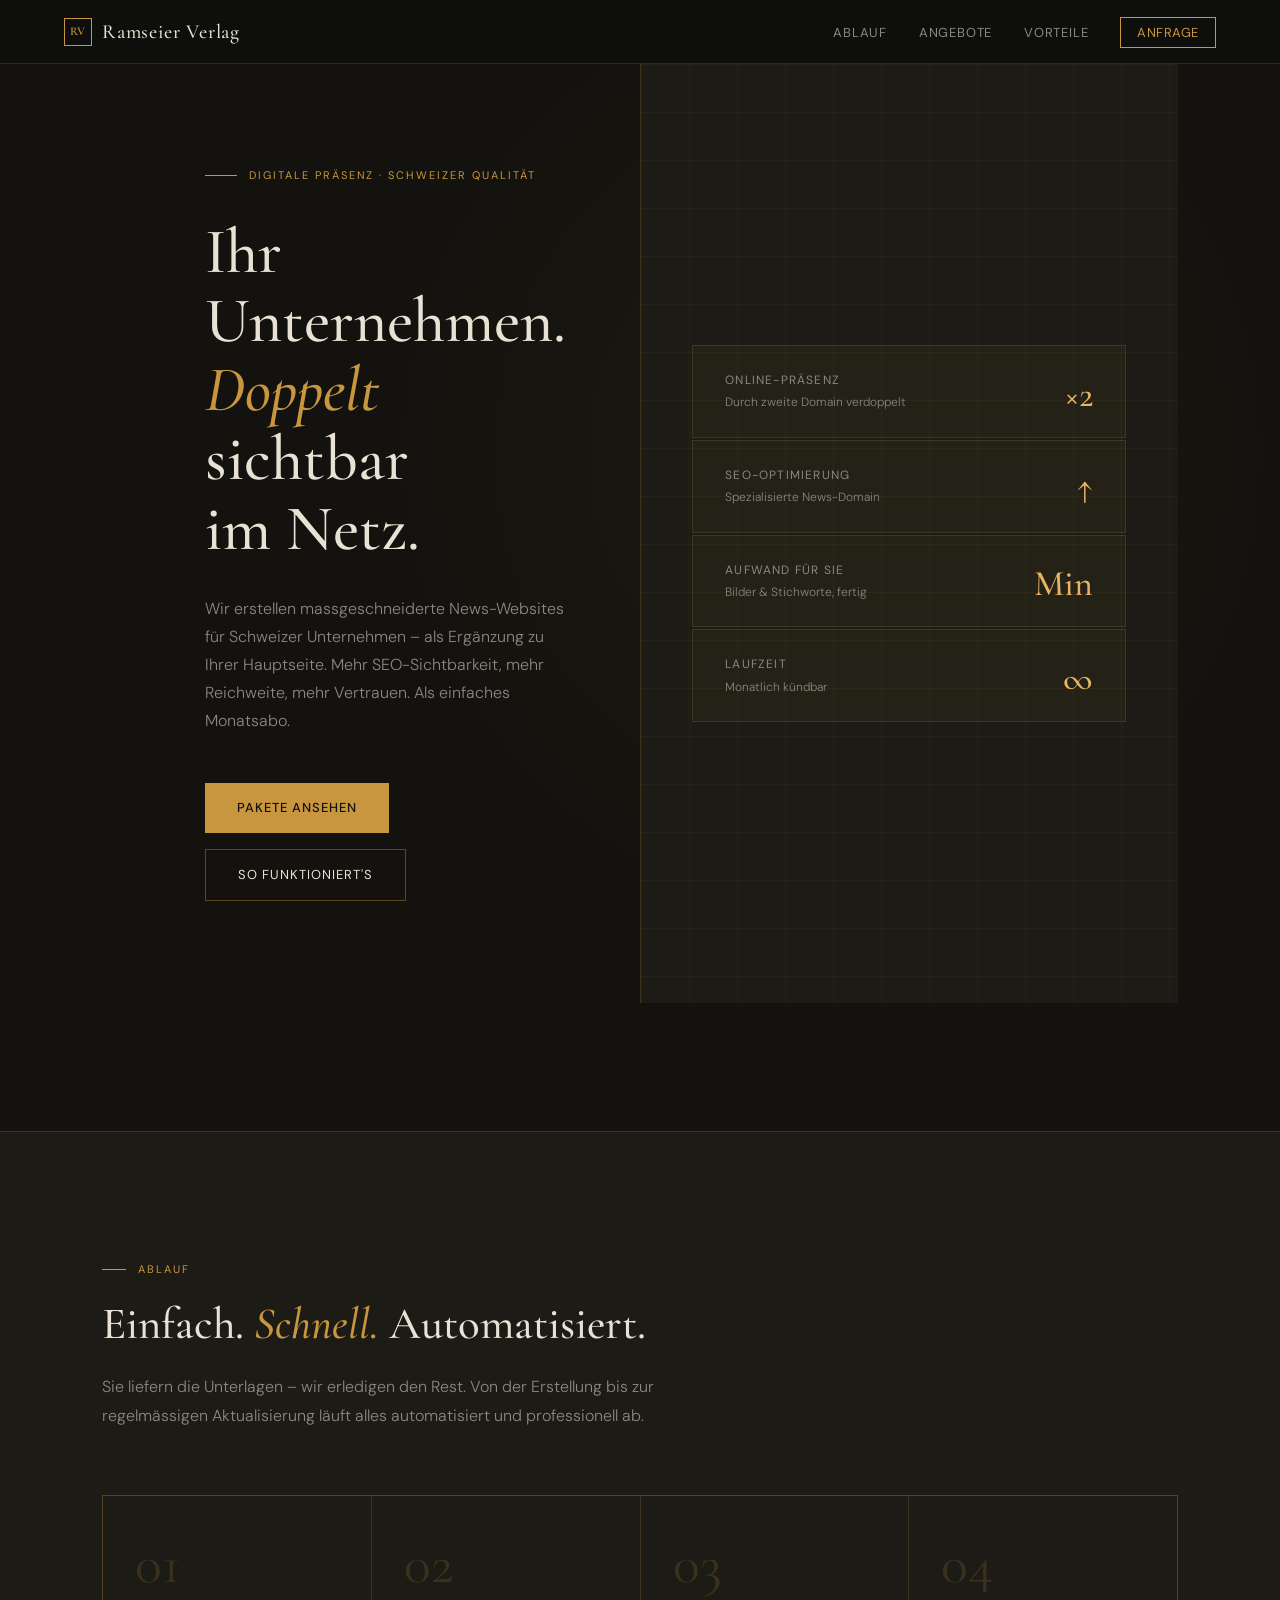
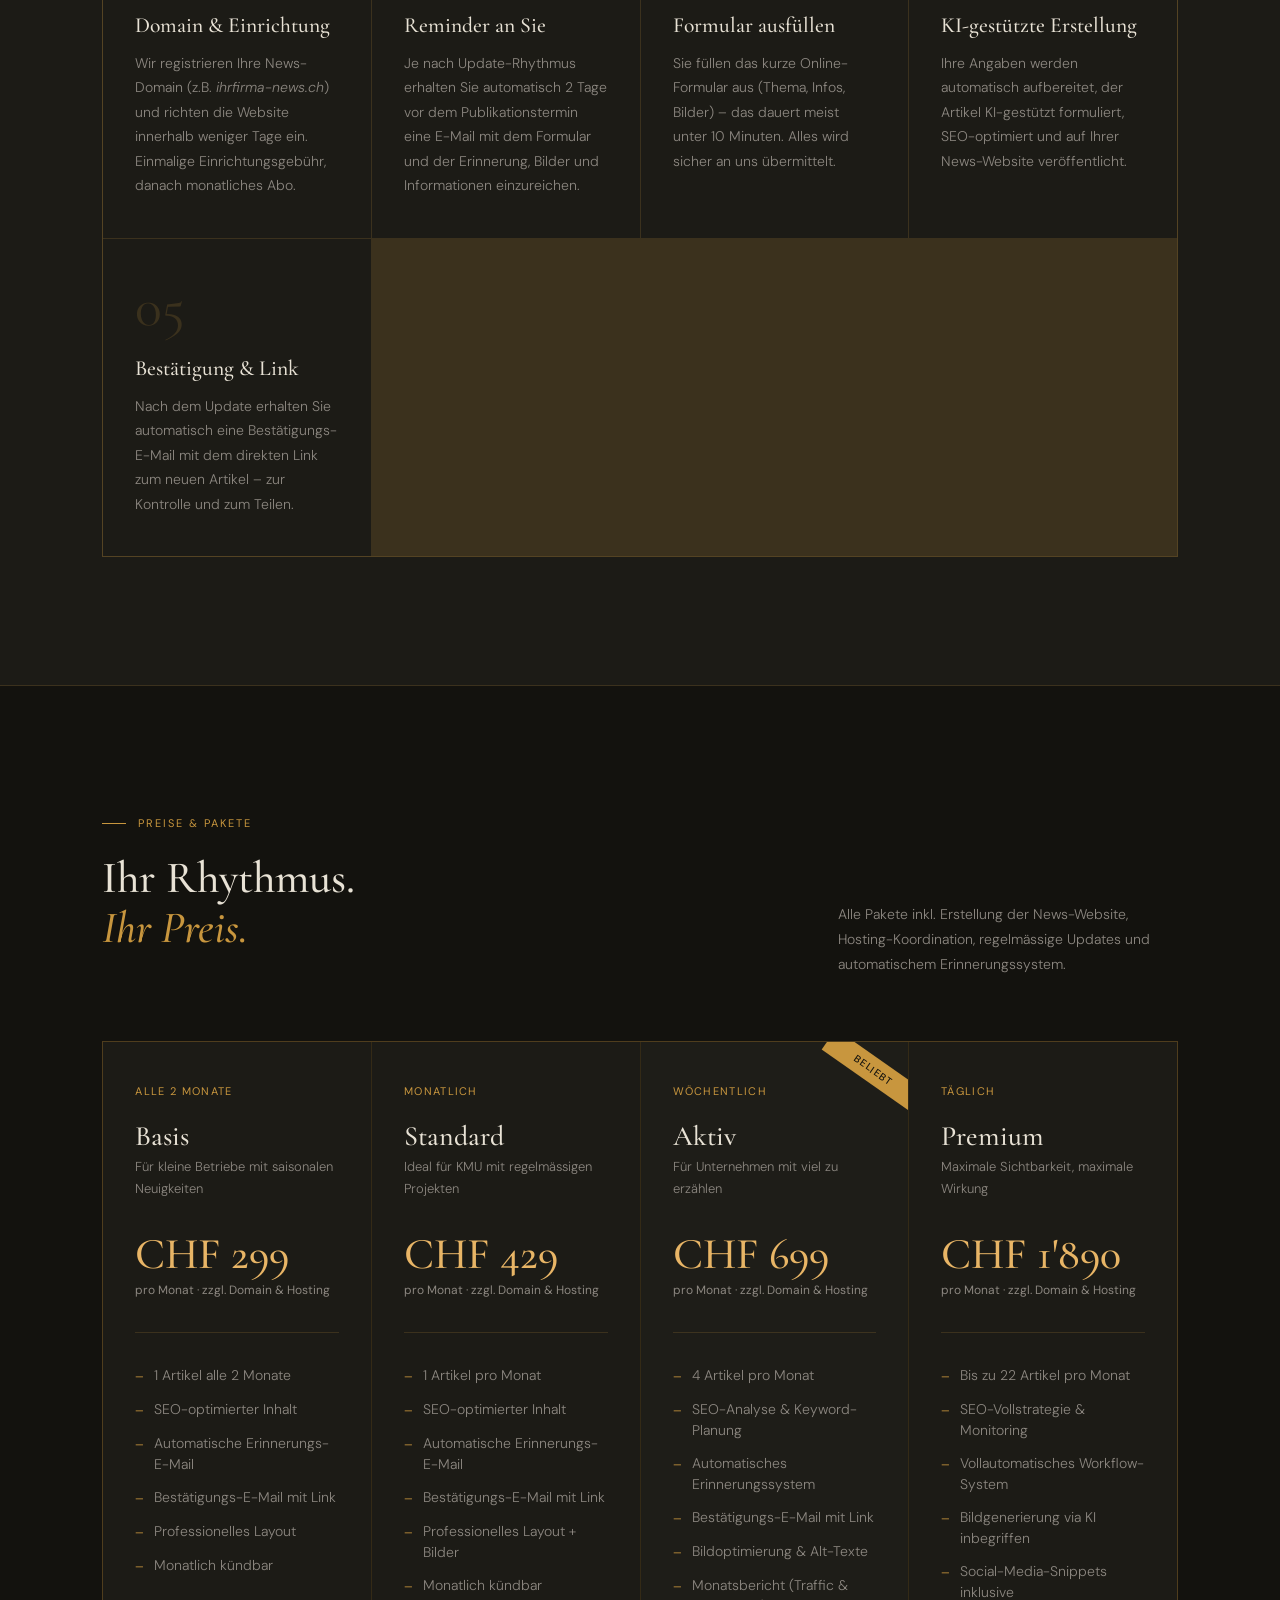
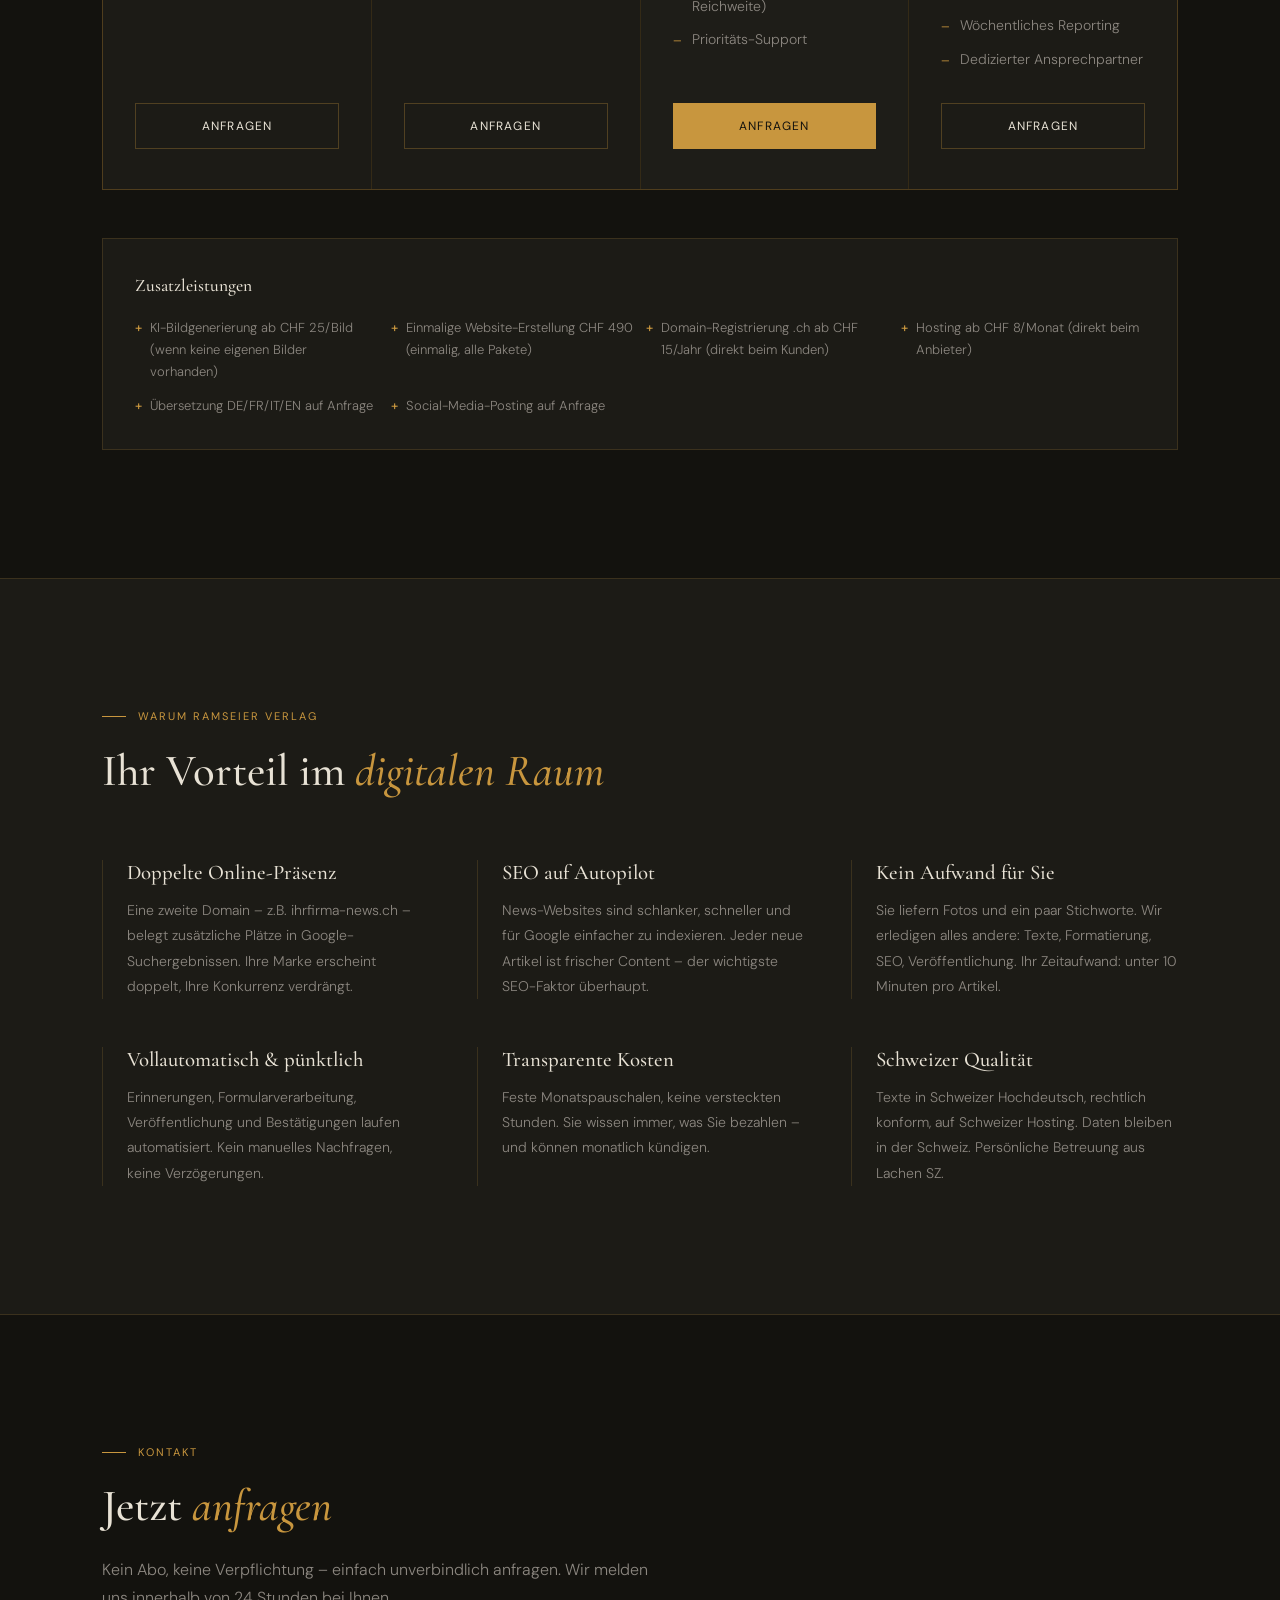
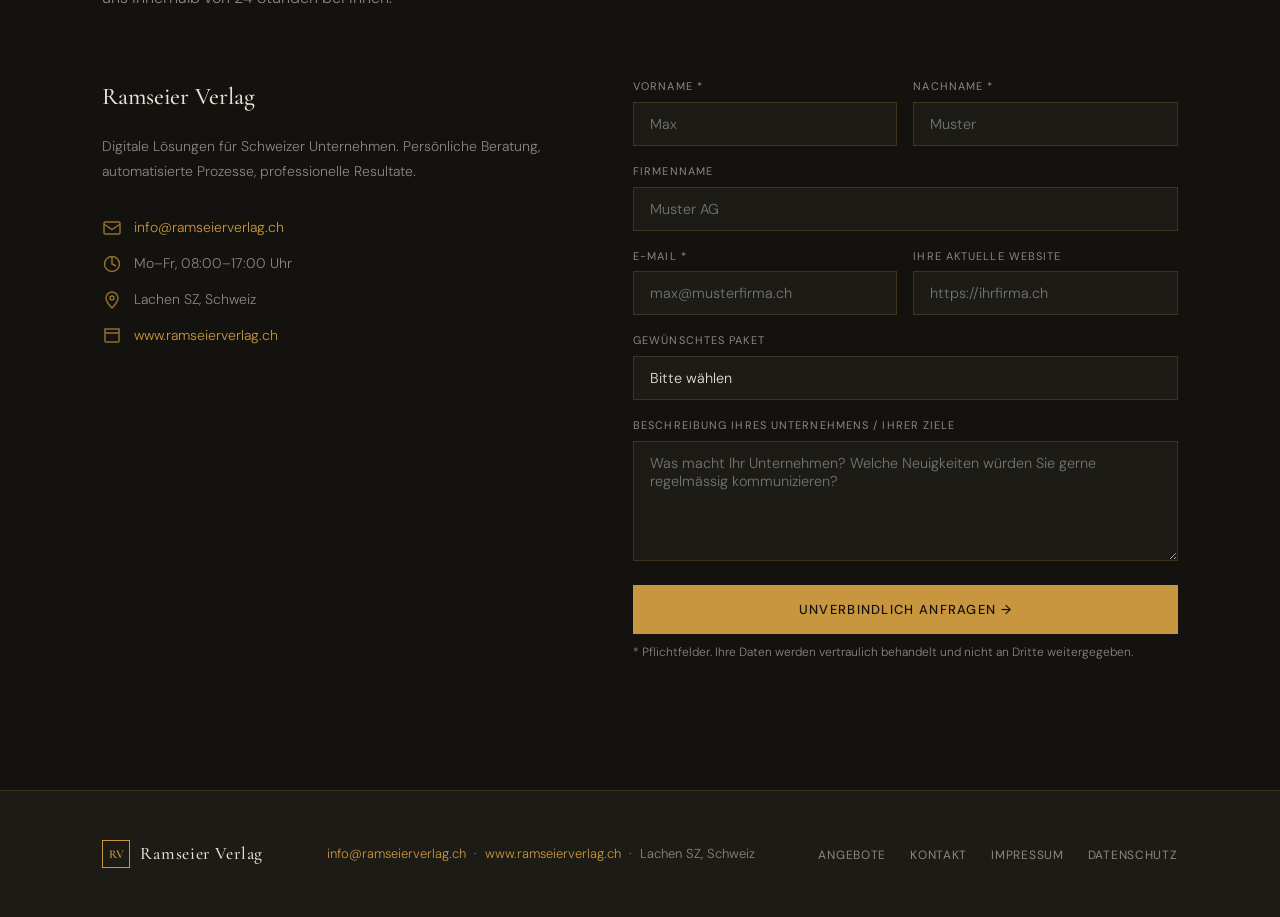
<file: index.html>
<!DOCTYPE html>
<html lang="de">
<head>
<meta charset="UTF-8">
<meta name="viewport" content="width=device-width, initial-scale=1.0">
<title>Ramseier Verlag – Digitale Präsenz für Schweizer Unternehmen</title>
<link rel="preconnect" href="https://fonts.googleapis.com">
<link rel="preconnect" href="https://fonts.gstatic.com" crossorigin>
<link href="https://fonts.googleapis.com/css2?family=Cormorant+Garamond:ital,wght@0,400;0,500;0,600;1,400;1,500&family=DM+Sans:wght@300;400;500&display=swap" rel="stylesheet">

<style>
  :root {
    --ink: #0f0f0d;
    --paper: #f5f0e8;
    --gold: #c8963e;
    --gold-light: #e8b566;
    --muted: #6b6560;
    --border: rgba(200,150,62,0.18);
    --bg-dark: #13120e;
    --bg-mid: #1c1b16;
    --bg-card: #1e1d18;
    --text-light: #e8e2d5;
    --text-muted: #8c8780;
  }

  *, *::before, *::after { box-sizing: border-box; margin: 0; padding: 0; }

  html { scroll-behavior: smooth; }

  body {
    font-family: 'DM Sans', sans-serif;
    background: var(--bg-dark);
    color: var(--text-light);
    font-size: 16px;
    line-height: 1.7;
    -webkit-font-smoothing: antialiased;
  }

  /* ── NAV ── */
  nav {
    position: fixed;
    top: 0; left: 0; right: 0;
    z-index: 100;
    display: flex;
    align-items: center;
    justify-content: space-between;
    padding: 0 5vw;
    height: 64px;
    background: rgba(15,15,13,0.92);
    backdrop-filter: blur(12px);
    border-bottom: 0.5px solid var(--border);
  }

  .nav-logo {
    font-family: 'Cormorant Garamond', serif;
    font-size: 1.25rem;
    font-weight: 500;
    color: var(--text-light);
    letter-spacing: 0.04em;
    text-decoration: none;
    display: flex;
    align-items: center;
    gap: 10px;
  }

  .logo-mark {
    width: 28px;
    height: 28px;
    border: 1.5px solid var(--gold);
    display: flex;
    align-items: center;
    justify-content: center;
    font-size: 0.75rem;
    font-weight: 600;
    color: var(--gold);
    letter-spacing: 0.02em;
  }

  .nav-links {
    display: flex;
    align-items: center;
    gap: 2rem;
    list-style: none;
  }

  .nav-links a {
    font-size: 0.8125rem;
    font-weight: 400;
    letter-spacing: 0.06em;
    text-transform: uppercase;
    color: var(--text-muted);
    text-decoration: none;
    transition: color 0.2s;
  }

  .nav-links a:hover { color: var(--text-light); }

  .nav-cta {
    font-size: 0.8125rem !important;
    color: var(--gold) !important;
    border: 0.5px solid var(--gold) !important;
    padding: 6px 16px !important;
    transition: background 0.2s, color 0.2s !important;
    letter-spacing: 0.04em !important;
    text-transform: uppercase !important;
  }

  .nav-cta:hover {
    background: var(--gold) !important;
    color: var(--bg-dark) !important;
  }

  /* Hamburger */
  .hamburger {
    display: none;
    flex-direction: column;
    gap: 5px;
    cursor: pointer;
    background: none;
    border: none;
    padding: 4px;
  }

  .hamburger span {
    display: block;
    width: 22px;
    height: 1.5px;
    background: var(--text-light);
    transition: transform 0.3s, opacity 0.3s;
  }

  .hamburger.open span:nth-child(1) { transform: rotate(45deg) translate(4px, 4.5px); }
  .hamburger.open span:nth-child(2) { opacity: 0; }
  .hamburger.open span:nth-child(3) { transform: rotate(-45deg) translate(4px, -4.5px); }

  .mobile-menu {
    display: none;
    position: fixed;
    top: 64px; left: 0; right: 0;
    background: rgba(15,15,13,0.98);
    border-bottom: 0.5px solid var(--border);
    padding: 2rem 5vw;
    flex-direction: column;
    gap: 1.25rem;
    z-index: 99;
  }

  .mobile-menu.open { display: flex; }
  .mobile-menu a {
    font-size: 1rem;
    color: var(--text-muted);
    text-decoration: none;
    letter-spacing: 0.05em;
    text-transform: uppercase;
    font-size: 0.875rem;
    transition: color 0.2s;
  }
  .mobile-menu a:hover { color: var(--text-light); }

  /* ── HERO ── */
  .hero {
    padding-top: 64px;
    min-height: 100vh;
    display: grid;
    grid-template-columns: 1fr 1fr;
    align-items: center;
    gap: 0;
    overflow: hidden;
    position: relative;
  }

  .hero::before {
    content: '';
    position: absolute;
    top: 0; left: 0; right: 0; bottom: 0;
    background: radial-gradient(ellipse 50% 60% at 65% 40%, rgba(200,150,62,0.06) 0%, transparent 70%);
    pointer-events: none;
  }

  .hero-content {
    padding: 8vw 5vw 8vw 8vw;
    position: relative;
    z-index: 1;
  }

  .hero-eyebrow {
    font-size: 0.6875rem;
    letter-spacing: 0.18em;
    text-transform: uppercase;
    color: var(--gold);
    margin-bottom: 2rem;
    display: flex;
    align-items: center;
    gap: 12px;
  }

  .hero-eyebrow::before {
    content: '';
    display: block;
    width: 32px;
    height: 0.5px;
    background: var(--gold);
  }

  .hero-headline {
    font-family: 'Cormorant Garamond', serif;
    font-size: clamp(2.8rem, 5vw, 4.5rem);
    font-weight: 500;
    line-height: 1.08;
    color: var(--text-light);
    margin-bottom: 2rem;
  }

  .hero-headline em {
    font-style: italic;
    color: var(--gold);
  }

  .hero-sub {
    font-size: 1rem;
    font-weight: 300;
    color: var(--text-muted);
    max-width: 440px;
    line-height: 1.75;
    margin-bottom: 3rem;
  }

  .hero-actions {
    display: flex;
    gap: 1rem;
    flex-wrap: wrap;
  }

  .btn-primary {
    display: inline-block;
    background: var(--gold);
    color: var(--bg-dark);
    font-family: 'DM Sans', sans-serif;
    font-size: 0.8125rem;
    font-weight: 500;
    letter-spacing: 0.08em;
    text-transform: uppercase;
    padding: 14px 32px;
    text-decoration: none;
    transition: background 0.2s, transform 0.15s;
  }

  .btn-primary:hover { background: var(--gold-light); transform: translateY(-1px); }

  .btn-outline {
    display: inline-block;
    border: 0.5px solid rgba(200,150,62,0.4);
    color: var(--text-light);
    font-family: 'DM Sans', sans-serif;
    font-size: 0.8125rem;
    font-weight: 400;
    letter-spacing: 0.08em;
    text-transform: uppercase;
    padding: 14px 32px;
    text-decoration: none;
    transition: border-color 0.2s, color 0.2s;
  }

  .btn-outline:hover { border-color: var(--gold); color: var(--gold); }

  .hero-visual {
    height: 100%;
    min-height: 100vh;
    position: relative;
    display: flex;
    align-items: center;
    justify-content: center;
    background: var(--bg-mid);
    border-left: 0.5px solid var(--border);
    overflow: hidden;
  }

  .hero-grid-bg {
    position: absolute;
    inset: 0;
    background-image:
      linear-gradient(rgba(200,150,62,0.05) 1px, transparent 1px),
      linear-gradient(90deg, rgba(200,150,62,0.05) 1px, transparent 1px);
    background-size: 48px 48px;
  }

  .hero-stats {
    position: relative;
    z-index: 2;
    display: flex;
    flex-direction: column;
    gap: 2px;
    padding: 4vw;
    width: 100%;
  }

  .stat-card {
    background: rgba(200,150,62,0.05);
    border: 0.5px solid var(--border);
    padding: 1.5rem 2rem;
    display: flex;
    align-items: flex-end;
    justify-content: space-between;
    gap: 1rem;
    transition: background 0.2s;
  }

  .stat-card:hover { background: rgba(200,150,62,0.09); }

  .stat-label {
    font-size: 0.75rem;
    letter-spacing: 0.1em;
    text-transform: uppercase;
    color: var(--text-muted);
  }

  .stat-value {
    font-family: 'Cormorant Garamond', serif;
    font-size: 2.25rem;
    font-weight: 500;
    color: var(--gold-light);
    line-height: 1;
  }

  /* ── SECTION STRUCTURE ── */
  section { padding: 8rem 8vw; }

  .section-tag {
    font-size: 0.6875rem;
    letter-spacing: 0.18em;
    text-transform: uppercase;
    color: var(--gold);
    margin-bottom: 1.25rem;
    display: flex;
    align-items: center;
    gap: 12px;
  }

  .section-tag::before {
    content: '';
    display: block;
    width: 24px;
    height: 0.5px;
    background: var(--gold);
  }

  .section-title {
    font-family: 'Cormorant Garamond', serif;
    font-size: clamp(2rem, 3.5vw, 3.25rem);
    font-weight: 500;
    line-height: 1.12;
    color: var(--text-light);
    margin-bottom: 1.5rem;
  }

  .section-title em { font-style: italic; color: var(--gold); }

  .section-intro {
    font-size: 1rem;
    font-weight: 300;
    color: var(--text-muted);
    max-width: 560px;
    line-height: 1.8;
  }

  /* ── HOW IT WORKS ── */
  #wie-es-funktioniert {
    background: var(--bg-mid);
    border-top: 0.5px solid var(--border);
    border-bottom: 0.5px solid var(--border);
  }

  .steps-grid {
    display: grid;
    grid-template-columns: repeat(auto-fit, minmax(220px, 1fr));
    gap: 1px;
    margin-top: 4rem;
    background: var(--border);
    border: 0.5px solid var(--border);
  }

  .step {
    background: var(--bg-mid);
    padding: 2.5rem 2rem;
    position: relative;
    transition: background 0.2s;
  }

  .step:hover { background: var(--bg-card); }

  .step-num {
    font-family: 'Cormorant Garamond', serif;
    font-size: 3.5rem;
    font-weight: 400;
    color: rgba(200,150,62,0.18);
    line-height: 1;
    margin-bottom: 1.25rem;
    display: block;
  }

  .step h3 {
    font-family: 'Cormorant Garamond', serif;
    font-size: 1.35rem;
    font-weight: 500;
    color: var(--text-light);
    margin-bottom: 0.75rem;
    line-height: 1.25;
  }

  .step p {
    font-size: 0.875rem;
    font-weight: 300;
    color: var(--text-muted);
    line-height: 1.75;
  }

  /* ── ANGEBOTE ── */
  #angebote { background: var(--bg-dark); }

  .packages-header {
    display: flex;
    justify-content: space-between;
    align-items: flex-end;
    margin-bottom: 4rem;
    gap: 2rem;
    flex-wrap: wrap;
  }

  .packages-grid {
    display: grid;
    grid-template-columns: repeat(auto-fit, minmax(240px, 1fr));
    gap: 1px;
    background: var(--border);
    border: 0.5px solid var(--border);
  }

  .package {
    background: var(--bg-mid);
    padding: 2.5rem 2rem;
    display: flex;
    flex-direction: column;
    gap: 0;
    transition: background 0.2s;
    position: relative;
    overflow: hidden;
  }

  .package.featured {
    background: var(--bg-card);
  }

  .package.featured::after {
    content: 'Beliebt';
    position: absolute;
    top: 16px; right: -20px;
    background: var(--gold);
    color: var(--bg-dark);
    font-size: 0.625rem;
    letter-spacing: 0.1em;
    text-transform: uppercase;
    font-weight: 500;
    padding: 4px 32px;
    transform: rotate(35deg);
  }

  .package:hover { background: var(--bg-card); }

  .package-freq {
    font-size: 0.6875rem;
    letter-spacing: 0.12em;
    text-transform: uppercase;
    color: var(--gold);
    margin-bottom: 1.25rem;
  }

  .package h3 {
    font-family: 'Cormorant Garamond', serif;
    font-size: 1.75rem;
    font-weight: 500;
    color: var(--text-light);
    margin-bottom: 0.25rem;
    line-height: 1.1;
  }

  .package-tagline {
    font-size: 0.8125rem;
    color: var(--text-muted);
    font-weight: 300;
    margin-bottom: 2rem;
  }

  .package-price {
    font-family: 'Cormorant Garamond', serif;
    font-size: 2.75rem;
    font-weight: 500;
    color: var(--gold-light);
    line-height: 1;
    margin-bottom: 0.25rem;
  }

  .package-price-note {
    font-size: 0.75rem;
    color: var(--text-muted);
    margin-bottom: 2rem;
  }

  .divider {
    height: 0.5px;
    background: var(--border);
    margin-bottom: 2rem;
  }

  .feature-list {
    list-style: none;
    display: flex;
    flex-direction: column;
    gap: 0.75rem;
    flex: 1;
    margin-bottom: 2rem;
  }

  .feature-list li {
    font-size: 0.875rem;
    font-weight: 300;
    color: var(--text-muted);
    display: flex;
    gap: 10px;
    align-items: flex-start;
    line-height: 1.5;
  }

  .feature-list li::before {
    content: '–';
    color: var(--gold);
    flex-shrink: 0;
    margin-top: 1px;
  }

  .package-cta {
    display: block;
    text-align: center;
    border: 0.5px solid rgba(200,150,62,0.3);
    color: var(--text-light);
    font-size: 0.75rem;
    letter-spacing: 0.1em;
    text-transform: uppercase;
    padding: 12px;
    text-decoration: none;
    transition: background 0.2s, border-color 0.2s, color 0.2s;
    margin-top: auto;
  }

  .package-cta:hover, .package.featured .package-cta {
    background: var(--gold);
    border-color: var(--gold);
    color: var(--bg-dark);
  }

  .package.featured .package-cta:hover {
    background: var(--gold-light);
    border-color: var(--gold-light);
  }

  /* Extras */
  .extras {
    margin-top: 3rem;
    padding: 2rem;
    border: 0.5px solid var(--border);
    background: var(--bg-mid);
  }

  .extras h4 {
    font-family: 'Cormorant Garamond', serif;
    font-size: 1.1rem;
    font-weight: 500;
    color: var(--text-light);
    margin-bottom: 1rem;
  }

  .extras-grid {
    display: grid;
    grid-template-columns: repeat(auto-fit, minmax(200px, 1fr));
    gap: 0.75rem;
  }

  .extra-item {
    font-size: 0.8125rem;
    color: var(--text-muted);
    font-weight: 300;
    display: flex;
    gap: 8px;
    align-items: flex-start;
  }

  .extra-item::before {
    content: '+';
    color: var(--gold);
    font-weight: 500;
    flex-shrink: 0;
  }

  /* ── TESTIMONIALS / WHY ── */
  #vorteile {
    background: var(--bg-mid);
    border-top: 0.5px solid var(--border);
    border-bottom: 0.5px solid var(--border);
  }

  .advantages-grid {
    display: grid;
    grid-template-columns: repeat(auto-fit, minmax(280px, 1fr));
    gap: 3rem;
    margin-top: 4rem;
  }

  .advantage {
    position: relative;
    padding-left: 1.5rem;
    border-left: 0.5px solid var(--border);
    transition: border-color 0.2s;
  }

  .advantage:hover { border-left-color: var(--gold); }

  .advantage h3 {
    font-family: 'Cormorant Garamond', serif;
    font-size: 1.3rem;
    font-weight: 500;
    color: var(--text-light);
    margin-bottom: 0.75rem;
    line-height: 1.25;
  }

  .advantage p {
    font-size: 0.875rem;
    font-weight: 300;
    color: var(--text-muted);
    line-height: 1.8;
  }

  /* ── FORMULAR ── */
  #formular {
    background: var(--bg-dark);
  }

  .form-layout {
    display: grid;
    grid-template-columns: 1fr 1.2fr;
    gap: 6vw;
    align-items: start;
    margin-top: 4rem;
  }

  .form-info h3 {
    font-family: 'Cormorant Garamond', serif;
    font-size: 1.5rem;
    font-weight: 500;
    color: var(--text-light);
    margin-bottom: 1rem;
  }

  .form-info p {
    font-size: 0.875rem;
    color: var(--text-muted);
    font-weight: 300;
    line-height: 1.8;
    margin-bottom: 2rem;
  }

  .contact-list {
    list-style: none;
    display: flex;
    flex-direction: column;
    gap: 0.75rem;
  }

  .contact-list li {
    font-size: 0.875rem;
    font-weight: 300;
    color: var(--text-muted);
    display: flex;
    gap: 12px;
    align-items: center;
  }

  .contact-list a {
    color: var(--gold);
    text-decoration: none;
    transition: color 0.2s;
  }

  .contact-list a:hover { color: var(--gold-light); }

  .contact-icon {
    width: 20px;
    color: var(--gold);
    flex-shrink: 0;
    opacity: 0.7;
  }

  form {
    display: flex;
    flex-direction: column;
    gap: 1rem;
  }

  .form-row {
    display: grid;
    grid-template-columns: 1fr 1fr;
    gap: 1rem;
  }

  .form-group {
    display: flex;
    flex-direction: column;
    gap: 6px;
  }

  label {
    font-size: 0.6875rem;
    letter-spacing: 0.1em;
    text-transform: uppercase;
    color: var(--text-muted);
  }

  input, select, textarea {
    background: var(--bg-mid);
    border: 0.5px solid rgba(200,150,62,0.2);
    color: var(--text-light);
    font-family: 'DM Sans', sans-serif;
    font-size: 0.9rem;
    font-weight: 300;
    padding: 12px 16px;
    outline: none;
    transition: border-color 0.2s;
    width: 100%;
    -webkit-appearance: none;
    border-radius: 0;
  }

  input:focus, select:focus, textarea:focus {
    border-color: var(--gold);
  }

  select { cursor: pointer; }

  option { background: var(--bg-mid); }

  textarea { resize: vertical; min-height: 120px; }

  .form-submit {
    margin-top: 0.5rem;
  }

  .form-submit button {
    width: 100%;
    background: var(--gold);
    color: var(--bg-dark);
    border: none;
    font-family: 'DM Sans', sans-serif;
    font-size: 0.8125rem;
    font-weight: 500;
    letter-spacing: 0.1em;
    text-transform: uppercase;
    padding: 16px;
    cursor: pointer;
    transition: background 0.2s, transform 0.15s;
  }

  .form-submit button:hover { background: var(--gold-light); transform: translateY(-1px); }

  .form-note {
    font-size: 0.75rem;
    color: var(--text-muted);
    margin-top: 0.5rem;
    font-weight: 300;
  }

  /* ── FOOTER ── */
  footer {
    background: var(--bg-mid);
    border-top: 0.5px solid var(--border);
    padding: 3rem 8vw;
    display: flex;
    align-items: center;
    justify-content: space-between;
    gap: 2rem;
    flex-wrap: wrap;
  }

  .footer-logo {
    font-family: 'Cormorant Garamond', serif;
    font-size: 1.1rem;
    font-weight: 500;
    color: var(--text-light);
    letter-spacing: 0.04em;
    display: flex;
    align-items: center;
    gap: 10px;
  }

  .footer-info {
    font-size: 0.8125rem;
    color: var(--text-muted);
    font-weight: 300;
  }

  .footer-info a {
    color: var(--gold);
    text-decoration: none;
  }

  .footer-links {
    display: flex;
    gap: 1.5rem;
    list-style: none;
  }

  .footer-links a {
    font-size: 0.75rem;
    color: var(--text-muted);
    text-decoration: none;
    letter-spacing: 0.06em;
    text-transform: uppercase;
    transition: color 0.2s;
  }

  .footer-links a:hover { color: var(--gold); }

  /* ── ANIMATIONS ── */
  @keyframes fadeUp {
    from { opacity: 0; transform: translateY(20px); }
    to { opacity: 1; transform: translateY(0); }
  }

  .hero-content > * {
    animation: fadeUp 0.7s ease both;
  }

  .hero-eyebrow { animation-delay: 0.1s; }
  .hero-headline { animation-delay: 0.25s; }
  .hero-sub { animation-delay: 0.4s; }
  .hero-actions { animation-delay: 0.55s; }

  /* ── RESPONSIVE ── */
  @media (max-width: 900px) {
    .hero {
      grid-template-columns: 1fr;
      min-height: auto;
    }

    .hero-visual {
      min-height: 50vh;
      border-left: none;
      border-top: 0.5px solid var(--border);
    }

    .nav-links { display: none; }
    .hamburger { display: flex; }

    .form-layout { grid-template-columns: 1fr; }
    .form-row { grid-template-columns: 1fr; }

    footer {
      flex-direction: column;
      align-items: flex-start;
      gap: 1.5rem;
    }
  }

  @media (max-width: 600px) {
    section { padding: 5rem 6vw; }
    .hero-content { padding: 6rem 6vw 4rem; }
    .packages-header { flex-direction: column; }
  }
</style>
</head>

<body>

<!-- ── NAV ── -->
<nav>
  <a href="#" class="nav-logo">
    <span class="logo-mark">RV</span>
    Ramseier Verlag
  </a>

  <ul class="nav-links">
    <li><a href="#wie-es-funktioniert">Ablauf</a></li>
    <li><a href="#angebote">Angebote</a></li>
    <li><a href="#vorteile">Vorteile</a></li>
    <li><a href="#formular" class="nav-cta">Anfrage</a></li>
  </ul>

  <button class="hamburger" id="hamburger" aria-label="Menü öffnen">
    <span></span><span></span><span></span>
  </button>
</nav>

<div class="mobile-menu" id="mobile-menu">
  <a href="#wie-es-funktioniert">Ablauf</a>
  <a href="#angebote">Angebote</a>
  <a href="#vorteile">Vorteile</a>
  <a href="#formular">Anfrage stellen</a>
</div>

<!-- ── HERO ── -->
<section class="hero" id="hero">
  <div class="hero-content">
    <div class="hero-eyebrow">Digitale Präsenz · Schweizer Qualität</div>
    <h1 class="hero-headline">
      Ihr Unternehmen.<br>
      <em>Doppelt</em> sichtbar<br>
      im Netz.
    </h1>
    <p class="hero-sub">
      Wir erstellen massgeschneiderte News-Websites für Schweizer Unternehmen –
      als Ergänzung zu Ihrer Hauptseite. Mehr SEO-Sichtbarkeit, mehr Reichweite,
      mehr Vertrauen. Als einfaches Monatsabo.
    </p>
    <div class="hero-actions">
      <a href="#angebote" class="btn-primary">Pakete ansehen</a>
      <a href="#wie-es-funktioniert" class="btn-outline">So funktioniert's</a>
    </div>
  </div>

  <div class="hero-visual">
    <div class="hero-grid-bg"></div>
    <div class="hero-stats">
      <div class="stat-card">
        <div>
          <div class="stat-label">Online-Präsenz</div>
          <div style="font-size:0.75rem;font-weight:300;color:var(--text-muted);margin-top:2px">Durch zweite Domain verdoppelt</div>
        </div>
        <div class="stat-value">×2</div>
      </div>
      <div class="stat-card">
        <div>
          <div class="stat-label">SEO-Optimierung</div>
          <div style="font-size:0.75rem;font-weight:300;color:var(--text-muted);margin-top:2px">Spezialisierte News-Domain</div>
        </div>
        <div class="stat-value">↑</div>
      </div>
      <div class="stat-card">
        <div>
          <div class="stat-label">Aufwand für Sie</div>
          <div style="font-size:0.75rem;font-weight:300;color:var(--text-muted);margin-top:2px">Bilder & Stichworte, fertig</div>
        </div>
        <div class="stat-value">Min</div>
      </div>
      <div class="stat-card">
        <div>
          <div class="stat-label">Laufzeit</div>
          <div style="font-size:0.75rem;font-weight:300;color:var(--text-muted);margin-top:2px">Monatlich kündbar</div>
        </div>
        <div class="stat-value">∞</div>
      </div>
    </div>
  </div>
</section>

<!-- ── WIE ES FUNKTIONIERT ── -->
<section id="wie-es-funktioniert">
  <div class="section-tag">Ablauf</div>
  <h2 class="section-title">Einfach. <em>Schnell.</em> Automatisiert.</h2>
  <p class="section-intro">
    Sie liefern die Unterlagen – wir erledigen den Rest. Von der Erstellung bis zur
    regelmässigen Aktualisierung läuft alles automatisiert und professionell ab.
  </p>

  <div class="steps-grid">
    <div class="step">
      <span class="step-num">01</span>
      <h3>Domain & Einrichtung</h3>
      <p>Wir registrieren Ihre News-Domain (z.B. <em>ihrfirma-news.ch</em>) und richten die Website innerhalb weniger Tage ein. Einmalige Einrichtungsgebühr, danach monatliches Abo.</p>
    </div>
    <div class="step">
      <span class="step-num">02</span>
      <h3>Reminder an Sie</h3>
      <p>Je nach Update-Rhythmus erhalten Sie automatisch 2 Tage vor dem Publikationstermin eine E-Mail mit dem Formular und der Erinnerung, Bilder und Informationen einzureichen.</p>
    </div>
    <div class="step">
      <span class="step-num">03</span>
      <h3>Formular ausfüllen</h3>
      <p>Sie füllen das kurze Online-Formular aus (Thema, Infos, Bilder) – das dauert meist unter 10 Minuten. Alles wird sicher an uns übermittelt.</p>
    </div>
    <div class="step">
      <span class="step-num">04</span>
      <h3>KI-gestützte Erstellung</h3>
      <p>Ihre Angaben werden automatisch aufbereitet, der Artikel KI-gestützt formuliert, SEO-optimiert und auf Ihrer News-Website veröffentlicht.</p>
    </div>
    <div class="step">
      <span class="step-num">05</span>
      <h3>Bestätigung & Link</h3>
      <p>Nach dem Update erhalten Sie automatisch eine Bestätigungs-E-Mail mit dem direkten Link zum neuen Artikel – zur Kontrolle und zum Teilen.</p>
    </div>
  </div>
</section>

<!-- ── ANGEBOTE ── -->
<section id="angebote">
  <div class="packages-header">
    <div>
      <div class="section-tag">Preise & Pakete</div>
      <h2 class="section-title">Ihr Rhythmus.<br><em>Ihr Preis.</em></h2>
    </div>
    <p style="max-width:340px;font-size:0.875rem;font-weight:300;color:var(--text-muted);line-height:1.8;">
      Alle Pakete inkl. Erstellung der News-Website, Hosting-Koordination,
      regelmässige Updates und automatischem Erinnerungssystem.
    </p>
  </div>

  <div class="packages-grid">

    <!-- 2-Monatlich -->
    <div class="package">
      <div class="package-freq">alle 2 Monate</div>
      <h3>Basis</h3>
      <p class="package-tagline">Für kleine Betriebe mit saisonalen Neuigkeiten</p>
      <div class="package-price">CHF 299</div>
      <div class="package-price-note">pro Monat · zzgl. Domain & Hosting</div>
      <div class="divider"></div>
      <ul class="feature-list">
        <li>1 Artikel alle 2 Monate</li>
        <li>SEO-optimierter Inhalt</li>
        <li>Automatische Erinnerungs-E-Mail</li>
        <li>Bestätigungs-E-Mail mit Link</li>
        <li>Professionelles Layout</li>
        <li>Monatlich kündbar</li>
      </ul>
      <a href="#formular" class="package-cta">Anfragen</a>
    </div>

    <!-- Monatlich -->
    <div class="package">
      <div class="package-freq">monatlich</div>
      <h3>Standard</h3>
      <p class="package-tagline">Ideal für KMU mit regelmässigen Projekten</p>
      <div class="package-price">CHF 429</div>
      <div class="package-price-note">pro Monat · zzgl. Domain & Hosting</div>
      <div class="divider"></div>
      <ul class="feature-list">
        <li>1 Artikel pro Monat</li>
        <li>SEO-optimierter Inhalt</li>
        <li>Automatische Erinnerungs-E-Mail</li>
        <li>Bestätigungs-E-Mail mit Link</li>
        <li>Professionelles Layout + Bilder</li>
        <li>Monatlich kündbar</li>
      </ul>
      <a href="#formular" class="package-cta">Anfragen</a>
    </div>

    <!-- Wöchentlich -->
    <div class="package featured">
      <div class="package-freq">wöchentlich</div>
      <h3>Aktiv</h3>
      <p class="package-tagline">Für Unternehmen mit viel zu erzählen</p>
      <div class="package-price">CHF 699</div>
      <div class="package-price-note">pro Monat · zzgl. Domain & Hosting</div>
      <div class="divider"></div>
      <ul class="feature-list">
        <li>4 Artikel pro Monat</li>
        <li>SEO-Analyse & Keyword-Planung</li>
        <li>Automatisches Erinnerungssystem</li>
        <li>Bestätigungs-E-Mail mit Link</li>
        <li>Bildoptimierung & Alt-Texte</li>
        <li>Monatsbericht (Traffic & Reichweite)</li>
        <li>Prioritäts-Support</li>
      </ul>
      <a href="#formular" class="package-cta">Anfragen</a>
    </div>

    <!-- Täglich -->
    <div class="package">
      <div class="package-freq">täglich</div>
      <h3>Premium</h3>
      <p class="package-tagline">Maximale Sichtbarkeit, maximale Wirkung</p>
      <div class="package-price">CHF 1'890</div>
      <div class="package-price-note">pro Monat · zzgl. Domain & Hosting</div>
      <div class="divider"></div>
      <ul class="feature-list">
        <li>Bis zu 22 Artikel pro Monat</li>
        <li>SEO-Vollstrategie & Monitoring</li>
        <li>Vollautomatisches Workflow-System</li>
        <li>Bildgenerierung via KI inbegriffen</li>
        <li>Social-Media-Snippets inklusive</li>
        <li>Wöchentliches Reporting</li>
        <li>Dedizierter Ansprechpartner</li>
      </ul>
      <a href="#formular" class="package-cta">Anfragen</a>
    </div>

  </div>

  <!-- Extras -->
  <div class="extras">
    <h4>Zusatzleistungen</h4>
    <div class="extras-grid">
      <div class="extra-item">KI-Bildgenerierung ab CHF 25/Bild (wenn keine eigenen Bilder vorhanden)</div>
      <div class="extra-item">Einmalige Website-Erstellung CHF 490 (einmalig, alle Pakete)</div>
      <div class="extra-item">Domain-Registrierung .ch ab CHF 15/Jahr (direkt beim Kunden)</div>
      <div class="extra-item">Hosting ab CHF 8/Monat (direkt beim Anbieter)</div>
      <div class="extra-item">Übersetzung DE/FR/IT/EN auf Anfrage</div>
      <div class="extra-item">Social-Media-Posting auf Anfrage</div>
    </div>
  </div>
</section>

<!-- ── VORTEILE ── -->
<section id="vorteile">
  <div class="section-tag">Warum Ramseier Verlag</div>
  <h2 class="section-title">Ihr Vorteil im <em>digitalen Raum</em></h2>

  <div class="advantages-grid">
    <div class="advantage">
      <h3>Doppelte Online-Präsenz</h3>
      <p>Eine zweite Domain – z.B. ihrfirma-news.ch – belegt zusätzliche Plätze in Google-Suchergebnissen. Ihre Marke erscheint doppelt, Ihre Konkurrenz verdrängt.</p>
    </div>
    <div class="advantage">
      <h3>SEO auf Autopilot</h3>
      <p>News-Websites sind schlanker, schneller und für Google einfacher zu indexieren. Jeder neue Artikel ist frischer Content – der wichtigste SEO-Faktor überhaupt.</p>
    </div>
    <div class="advantage">
      <h3>Kein Aufwand für Sie</h3>
      <p>Sie liefern Fotos und ein paar Stichworte. Wir erledigen alles andere: Texte, Formatierung, SEO, Veröffentlichung. Ihr Zeitaufwand: unter 10 Minuten pro Artikel.</p>
    </div>
    <div class="advantage">
      <h3>Vollautomatisch & pünktlich</h3>
      <p>Erinnerungen, Formularverarbeitung, Veröffentlichung und Bestätigungen laufen automatisiert. Kein manuelles Nachfragen, keine Verzögerungen.</p>
    </div>
    <div class="advantage">
      <h3>Transparente Kosten</h3>
      <p>Feste Monatspauschalen, keine versteckten Stunden. Sie wissen immer, was Sie bezahlen – und können monatlich kündigen.</p>
    </div>
    <div class="advantage">
      <h3>Schweizer Qualität</h3>
      <p>Texte in Schweizer Hochdeutsch, rechtlich konform, auf Schweizer Hosting. Daten bleiben in der Schweiz. Persönliche Betreuung aus Lachen SZ.</p>
    </div>
  </div>
</section>

<!-- ── FORMULAR ── -->
<section id="formular">
  <div class="section-tag">Kontakt</div>
  <h2 class="section-title">Jetzt <em>anfragen</em></h2>
  <p class="section-intro">
    Kein Abo, keine Verpflichtung – einfach unverbindlich anfragen.
    Wir melden uns innerhalb von 24 Stunden bei Ihnen.
  </p>

  <div class="form-layout">
    <div class="form-info">
      <h3>Ramseier Verlag</h3>
      <p>
        Digitale Lösungen für Schweizer Unternehmen. Persönliche Beratung,
        automatisierte Prozesse, professionelle Resultate.
      </p>
      <ul class="contact-list">
        <li>
          <svg class="contact-icon" viewBox="0 0 20 20" fill="none" stroke="currentColor" stroke-width="1.5">
            <path d="M2.5 6.5l7.5 5 7.5-5M3 4h14a1 1 0 011 1v10a1 1 0 01-1 1H3a1 1 0 01-1-1V5a1 1 0 011-1z"/>
          </svg>
          <a href="mailto:info@ramseierverlag.ch">info@ramseierverlag.ch</a>
        </li>
        <li>
          <svg class="contact-icon" viewBox="0 0 20 20" fill="none" stroke="currentColor" stroke-width="1.5">
            <circle cx="10" cy="10" r="7.5"/>
            <path d="M10 2.5v7.5l4 2"/>
          </svg>
          Mo–Fr, 08:00–17:00 Uhr
        </li>
        <li>
          <svg class="contact-icon" viewBox="0 0 20 20" fill="none" stroke="currentColor" stroke-width="1.5">
            <path d="M10 2a6 6 0 016 6c0 4-6 10-6 10S4 12 4 8a6 6 0 016-6z"/>
            <circle cx="10" cy="8" r="2"/>
          </svg>
          Lachen SZ, Schweiz
        </li>
        <li>
          <svg class="contact-icon" viewBox="0 0 20 20" fill="none" stroke="currentColor" stroke-width="1.5">
            <path d="M3 3h14v12a1 1 0 01-1 1H4a1 1 0 01-1-1V3z"/><path d="M3 7h14"/>
          </svg>
          <a href="https://www.ramseierverlag.ch" target="_blank">www.ramseierverlag.ch</a>
        </li>
      </ul>
    </div>

    <form action="mailto:info@ramseierverlag.ch" method="post" enctype="text/plain">
      <div class="form-row">
        <div class="form-group">
          <label for="vorname">Vorname *</label>
          <input type="text" id="vorname" name="vorname" placeholder="Max" required>
        </div>
        <div class="form-group">
          <label for="nachname">Nachname *</label>
          <input type="text" id="nachname" name="nachname" placeholder="Muster" required>
        </div>
      </div>

      <div class="form-group">
        <label for="firma">Firmenname</label>
        <input type="text" id="firma" name="firma" placeholder="Muster AG">
      </div>

      <div class="form-row">
        <div class="form-group">
          <label for="email">E-Mail *</label>
          <input type="email" id="email" name="email" placeholder="max@musterfirma.ch" required>
        </div>
        <div class="form-group">
          <label for="website">Ihre aktuelle Website</label>
          <input type="url" id="website" name="website" placeholder="https://ihrfirma.ch">
        </div>
      </div>

      <div class="form-group">
        <label for="paket">Gewünschtes Paket</label>
        <select id="paket" name="paket">
          <option value="">Bitte wählen</option>
          <option value="basis">Basis – alle 2 Monate (CHF 299/Monat)</option>
          <option value="standard">Standard – monatlich (CHF 429/Monat)</option>
          <option value="aktiv">Aktiv – wöchentlich (CHF 699/Monat)</option>
          <option value="premium">Premium – täglich (CHF 1'890/Monat)</option>
          <option value="beratung">Ich möchte zuerst beraten werden</option>
        </select>
      </div>

      <div class="form-group">
        <label for="nachricht">Beschreibung Ihres Unternehmens / Ihrer Ziele</label>
        <textarea id="nachricht" name="nachricht" placeholder="Was macht Ihr Unternehmen? Welche Neuigkeiten würden Sie gerne regelmässig kommunizieren?"></textarea>
      </div>

      <div class="form-submit">
        <button type="submit">Unverbindlich anfragen →</button>
        <p class="form-note">* Pflichtfelder. Ihre Daten werden vertraulich behandelt und nicht an Dritte weitergegeben.</p>
      </div>
    </form>
  </div>
</section>

<!-- ── FOOTER ── -->
<footer>
  <div class="footer-logo">
    <span class="logo-mark">RV</span>
    Ramseier Verlag
  </div>
  <div class="footer-info">
    <a href="mailto:info@ramseierverlag.ch">info@ramseierverlag.ch</a> &nbsp;·&nbsp;
    <a href="https://www.ramseierverlag.ch" target="_blank">www.ramseierverlag.ch</a> &nbsp;·&nbsp;
    Lachen SZ, Schweiz
  </div>
  <ul class="footer-links">
    <li><a href="#angebote">Angebote</a></li>
    <li><a href="#formular">Kontakt</a></li>
    <li><a href="#">Impressum</a></li>
    <li><a href="#">Datenschutz</a></li>
  </ul>
</footer>

<script>
  const hamburger = document.getElementById('hamburger');
  const mobileMenu = document.getElementById('mobile-menu');

  hamburger.addEventListener('click', () => {
    hamburger.classList.toggle('open');
    mobileMenu.classList.toggle('open');
  });

  mobileMenu.querySelectorAll('a').forEach(a => {
    a.addEventListener('click', () => {
      hamburger.classList.remove('open');
      mobileMenu.classList.remove('open');
    });
  });
</script>

</body>
</html>
</file>
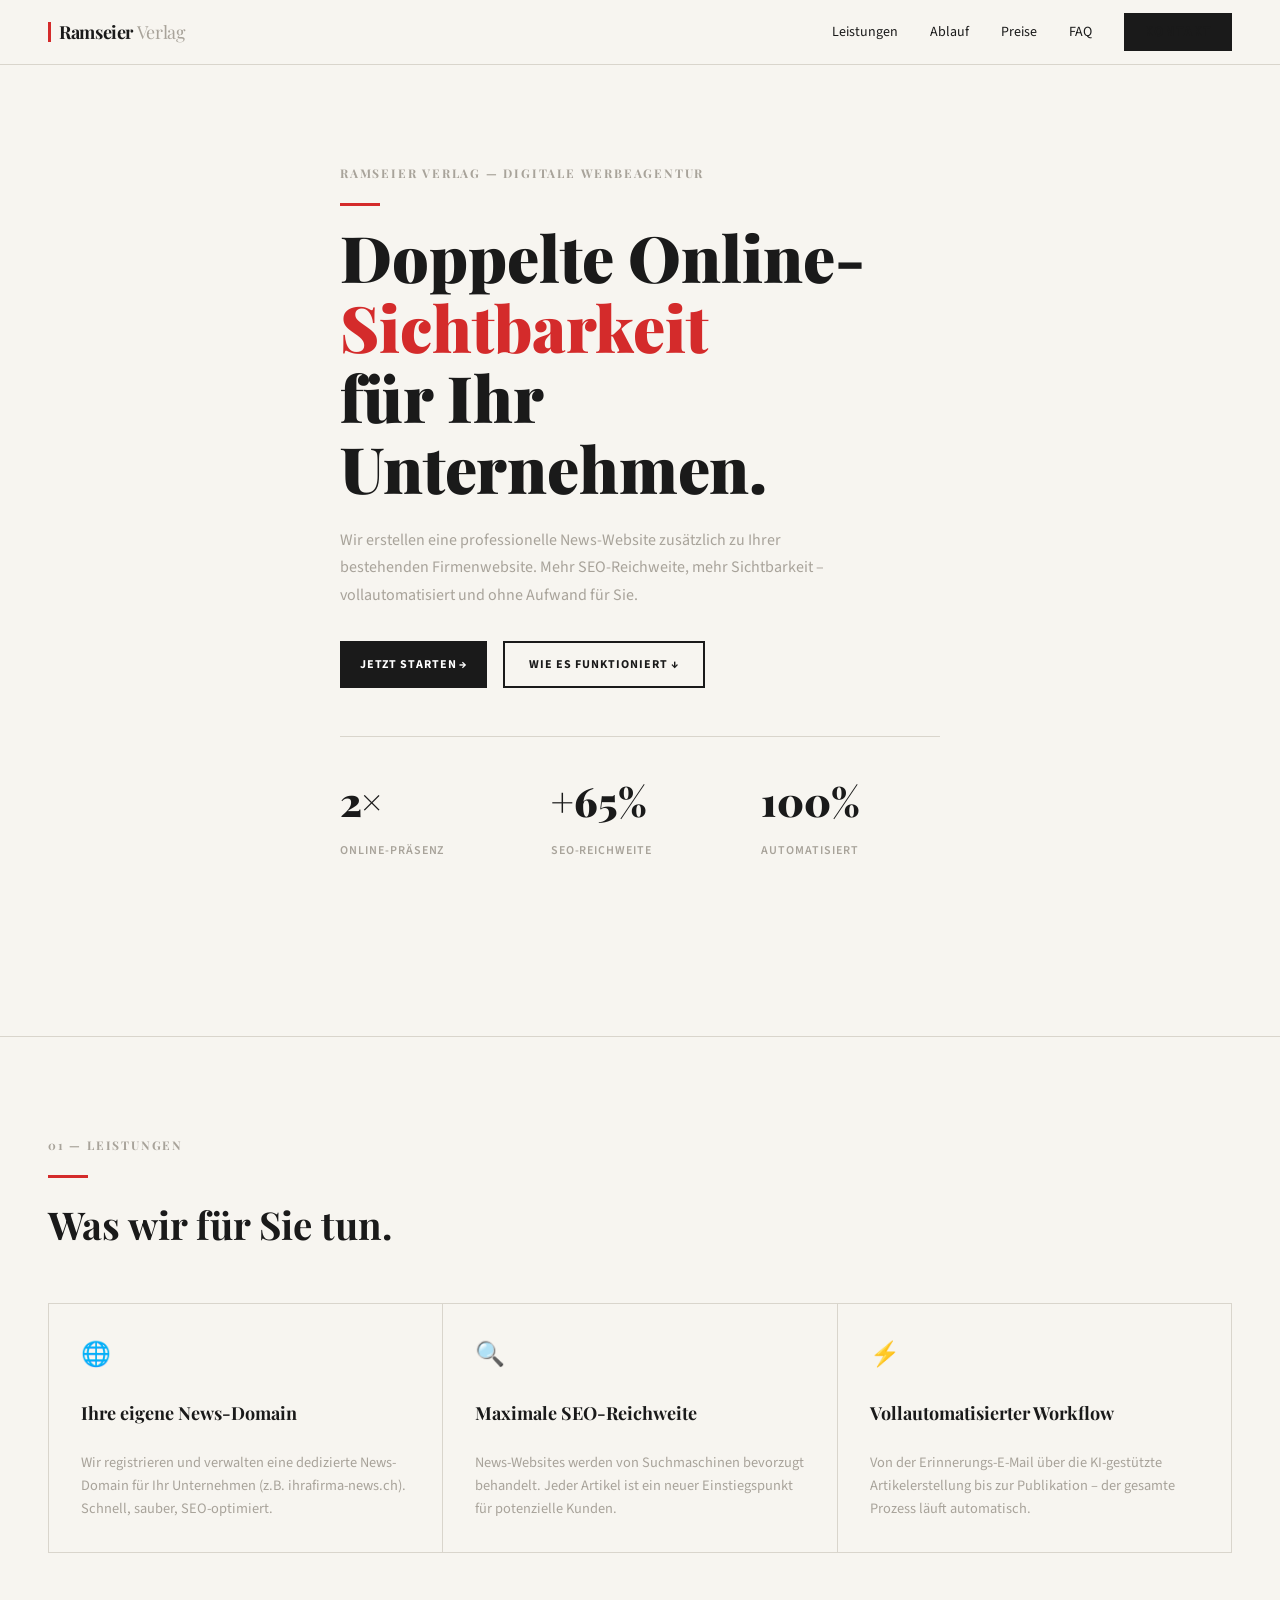
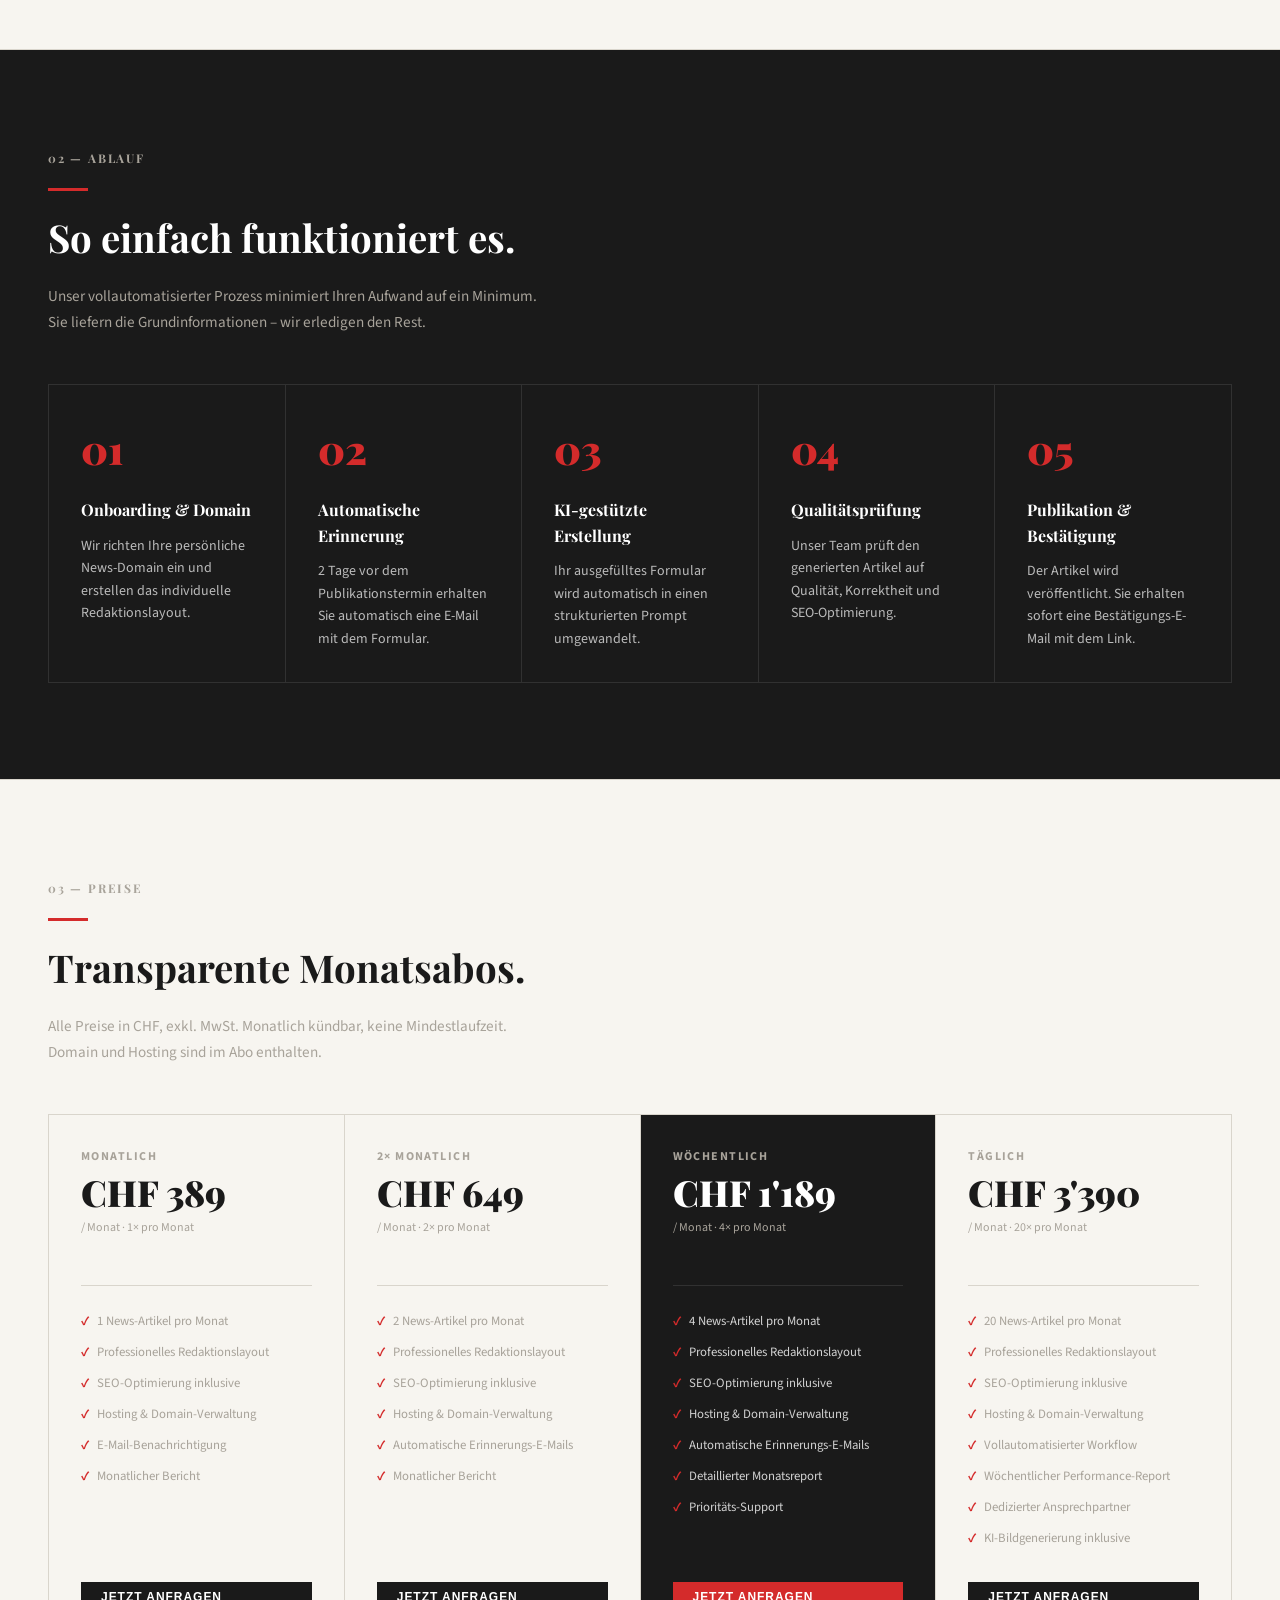
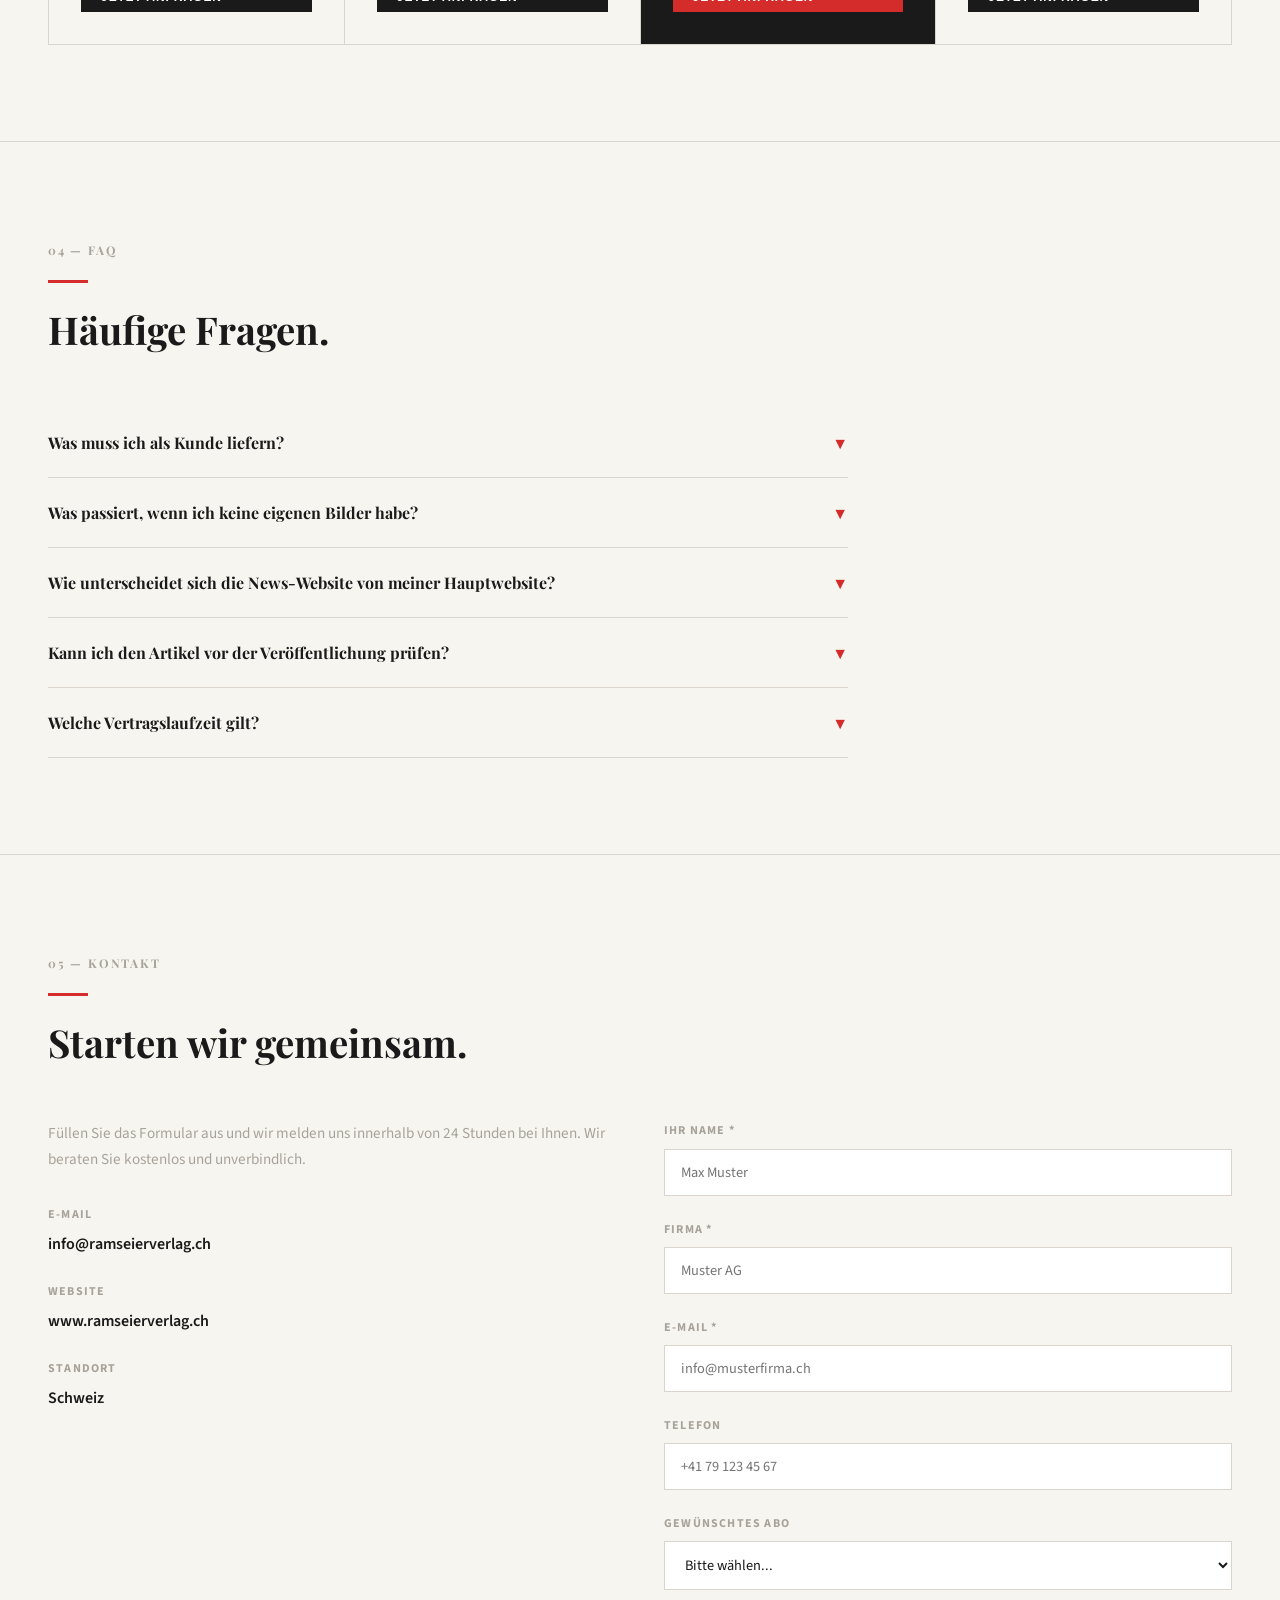
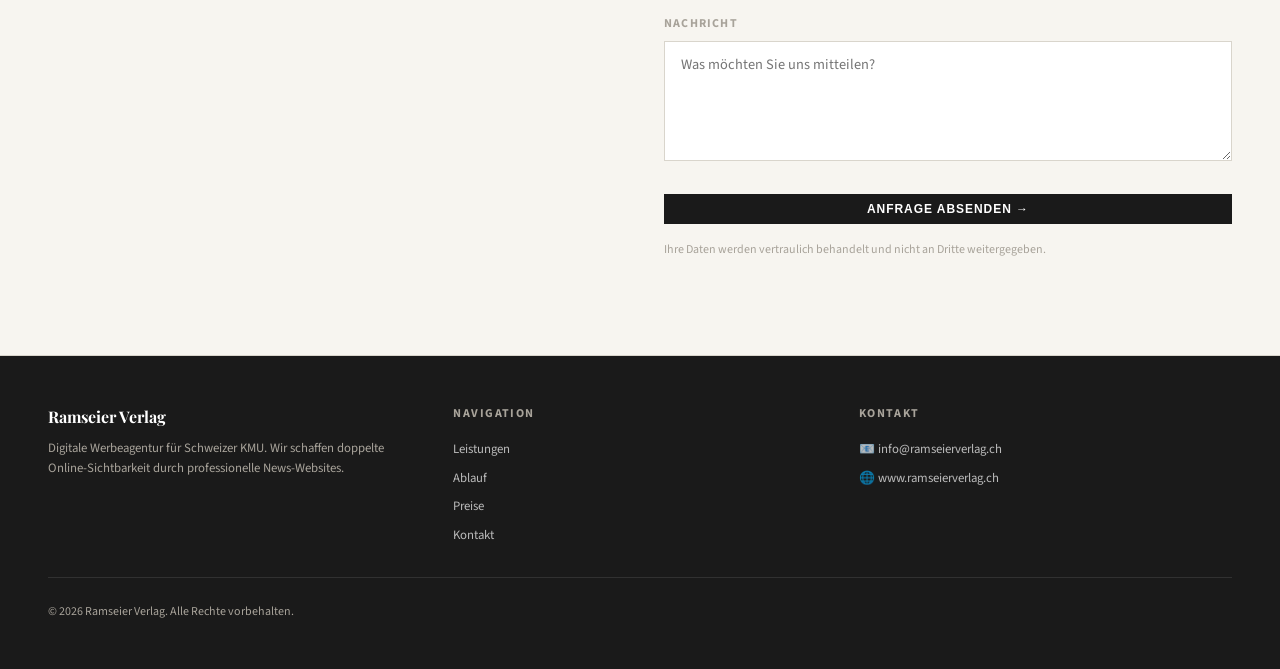
<file: ramseier-verlag-complete.html>
<!DOCTYPE html>
<html lang="de">
<head>
    <meta charset="UTF-8" />
    <meta name="viewport" content="width=device-width, initial-scale=1.0" />
    <title>Ramseier Verlag – Digitale News-Präsenz für Ihr Unternehmen</title>
    <meta name="description" content="Ramseier Verlag erstellt professionelle News-Websites für Schweizer KMU – für mehr Online-Sichtbarkeit, besseres SEO und doppelte digitale Präsenz." />
    <link rel="preconnect" href="https://fonts.googleapis.com" />
    <link rel="preconnect" href="https://fonts.gstatic.com" crossorigin />
    <link href="https://fonts.googleapis.com/css2?family=Playfair+Display:wght@700;900&family=Source+Sans+3:wght@400;600;700&display=swap" rel="stylesheet" />
    <style>
        * { margin: 0; padding: 0; box-sizing: border-box; }
        html { scroll-behavior: smooth; }
        body { 
            font-family: 'Source Sans 3', -apple-system, BlinkMacSystemFont, 'Segoe UI', sans-serif; 
            background-color: #f7f5f0; 
            color: #1a1a1a; 
            line-height: 1.6; 
        }
        
        .container { max-width: 1280px; margin: 0 auto; padding: 0 1.5rem; }
        @media (min-width: 768px) { .container { padding: 0 2rem; } }
        @media (min-width: 1024px) { .container { padding: 0 3rem; } }
        
        /* Navigation */
        nav { 
            position: fixed; 
            top: 0; 
            left: 0; 
            right: 0; 
            z-index: 50; 
            border-bottom: 1px solid #d9d5cc; 
            background-color: rgba(247,245,240,0.98); 
            backdrop-filter: blur(10px); 
        }
        nav .container { 
            display: flex; 
            align-items: center; 
            justify-content: space-between; 
            height: 64px; 
        }
        .logo { display: flex; align-items: center; gap: 0.5rem; text-decoration: none; }
        .logo-bar { width: 3px; height: 20px; background-color: #d42b2b; }
        .logo-text { 
            font-family: 'Playfair Display', serif; 
            font-weight: 700; 
            font-size: 1.125rem; 
            letter-spacing: -0.02em; 
            color: #1a1a1a; 
        }
        .logo-text-light { font-weight: 400; color: #a8a39a; }
        
        .nav-links { display: none; align-items: center; gap: 2rem; }
        @media (min-width: 768px) { .nav-links { display: flex; } }
        .nav-links a { 
            font-size: 0.875rem; 
            position: relative; 
            display: inline-block; 
            color: #1a1a1a;
            text-decoration: none;
        }
        .nav-links a::after { 
            content: ''; 
            position: absolute; 
            bottom: -2px; 
            left: 0; 
            width: 0; 
            height: 2px; 
            background-color: #d42b2b; 
            transition: width 200ms cubic-bezier(0.23, 1, 0.32, 1); 
        }
        .nav-links a:hover::after { width: 100%; }
        
        .btn-primary { 
            display: inline-flex; 
            align-items: center; 
            gap: 0.5rem; 
            padding: 0.5rem 1.25rem; 
            background-color: #1a1a1a; 
            color: white; 
            font-weight: 700; 
            font-size: 0.75rem; 
            letter-spacing: 0.08em; 
            text-transform: uppercase; 
            border: none; 
            border-radius: 0; 
            cursor: pointer; 
            transition: background-color 160ms ease-out; 
            text-decoration: none; 
        }
        .btn-primary:hover { background-color: #d42b2b; }
        
        .menu-toggle { display: none; background: none; border: none; cursor: pointer; font-size: 1.5rem; }
        @media (max-width: 767px) { .menu-toggle { display: block; } }
        
        /* Hero */
        .hero { 
            padding-top: 80px; 
            min-height: 100vh; 
            display: flex; 
            flex-direction: column; 
            justify-content: center;
            background-color: #f7f5f0; 
        }
        .hero .container { padding: 3rem 1.5rem; }
        @media (min-width: 768px) { .hero .container { padding: 5rem 2rem; } }
        
        .section-num { 
            font-family: 'Playfair Display', serif; 
            font-size: 0.75rem; 
            font-weight: 700; 
            letter-spacing: 0.15em; 
            color: #a8a39a; 
            text-transform: uppercase; 
        }
        .accent-line { 
            display: block; 
            width: 2.5rem; 
            height: 3px; 
            background-color: #d42b2b; 
            margin: 1rem 0; 
        }
        
        .hero h1 { 
            font-family: 'Playfair Display', serif; 
            font-weight: 900; 
            font-size: clamp(2rem, 5vw, 4rem); 
            color: #1a1a1a; 
            line-height: 1.1; 
            margin: 1rem 0 1.5rem 0; 
            max-width: 600px;
        }
        .hero h1 .red { color: #d42b2b; }
        
        .hero p { 
            font-size: 1rem; 
            line-height: 1.7; 
            color: #a8a39a; 
            max-width: 500px; 
            margin-bottom: 2rem; 
        }
        
        .hero-buttons { 
            display: flex; 
            flex-wrap: wrap; 
            gap: 1rem; 
            margin-bottom: 3rem; 
        }
        .btn-outline { 
            display: inline-flex; 
            align-items: center; 
            gap: 0.5rem; 
            padding: 0.75rem 1.5rem; 
            background-color: transparent; 
            color: #1a1a1a; 
            font-weight: 700; 
            font-size: 0.75rem; 
            letter-spacing: 0.08em; 
            text-transform: uppercase; 
            border: 2px solid #1a1a1a; 
            border-radius: 0; 
            cursor: pointer; 
            transition: all 160ms ease-out; 
            text-decoration: none; 
        }
        .btn-outline:hover { background-color: #1a1a1a; color: white; }
        
        .stats { 
            display: grid; 
            grid-template-columns: repeat(auto-fit, minmax(150px, 1fr)); 
            gap: 2rem;
            border-top: 1px solid #d9d5cc; 
            padding-top: 2rem; 
            margin-top: 3rem; 
        }
        .stat { }
        .stat-value { 
            font-family: 'Playfair Display', serif; 
            font-weight: 900; 
            font-size: 2.5rem; 
            color: #1a1a1a; 
        }
        .stat-label { 
            font-size: 0.75rem; 
            color: #a8a39a; 
            margin-top: 0.5rem; 
            font-weight: 600; 
            text-transform: uppercase; 
            letter-spacing: 0.08em; 
        }
        
        /* Sections */
        section { padding: 4rem 0; border-top: 1px solid #d9d5cc; }
        @media (min-width: 768px) { section { padding: 6rem 0; } }
        
        .section-header { margin-bottom: 3rem; }
        .section-header h2 { 
            font-family: 'Playfair Display', serif; 
            font-weight: 700; 
            font-size: clamp(1.5rem, 3vw, 2.5rem); 
            color: #1a1a1a; 
            max-width: 500px; 
            margin-top: 1rem;
        }
        
        /* Features */
        .features-grid { 
            display: grid; 
            grid-template-columns: repeat(auto-fit, minmax(280px, 1fr)); 
            gap: 0; 
            border-top: 1px solid #d9d5cc; 
            border-left: 1px solid #d9d5cc; 
        }
        .feature-card { 
            border-right: 1px solid #d9d5cc; 
            border-bottom: 1px solid #d9d5cc; 
            padding: 2rem; 
            display: flex; 
            flex-direction: column; 
            gap: 1.5rem; 
        }
        .feature-card img { 
            width: 100%; 
            height: 160px; 
            object-fit: cover; 
        }
        .feature-icon { color: #d42b2b; font-size: 1.5rem; }
        .feature-card h3 { 
            font-family: 'Playfair Display', serif; 
            font-weight: 700; 
            font-size: 1.125rem; 
            color: #1a1a1a; 
        }
        .feature-card p { 
            font-size: 0.9rem; 
            line-height: 1.6; 
            color: #a8a39a; 
        }
        
        /* Process */
        .process-grid { 
            display: grid; 
            grid-template-columns: repeat(auto-fit, minmax(200px, 1fr)); 
            gap: 0; 
            border-top: 1px solid rgba(255,255,255,0.1); 
            border-left: 1px solid rgba(255,255,255,0.1); 
        }
        .process-step { 
            border-right: 1px solid rgba(255,255,255,0.1); 
            border-bottom: 1px solid rgba(255,255,255,0.1); 
            padding: 2rem; 
        }
        .process-step h3 { 
            font-family: 'Playfair Display', serif; 
            font-weight: 700; 
            font-size: 1rem; 
            color: white; 
            margin-top: 1rem;
        }
        .process-step p { 
            font-size: 0.875rem; 
            line-height: 1.6; 
            color: rgba(255,255,255,0.7); 
            margin-top: 0.75rem;
        }
        .process-num { 
            font-family: 'Playfair Display', serif; 
            font-weight: 900; 
            font-size: 2.5rem; 
            color: #d42b2b; 
        }
        
        /* Pricing */
        .pricing-grid { 
            display: grid; 
            grid-template-columns: repeat(auto-fit, minmax(220px, 1fr)); 
            gap: 0; 
            border-top: 1px solid #d9d5cc; 
            border-left: 1px solid #d9d5cc; 
        }
        .price-card { 
            border-right: 1px solid #d9d5cc; 
            border-bottom: 1px solid #d9d5cc; 
            padding: 2rem; 
            display: flex; 
            flex-direction: column; 
        }
        .price-card.highlight { background-color: #1a1a1a; }
        .price-card.highlight .price-label { color: #a8a39a; }
        .price-card.highlight .price-value { color: white; }
        .price-card.highlight .price-freq { color: #a8a39a; }
        .price-card.highlight .price-features { color: rgba(255,255,255,0.8); }
        .price-card.highlight .btn-primary { background-color: #d42b2b; }
        .price-card.highlight hr { border-color: rgba(255,255,255,0.1); }
        
        .price-label { 
            font-weight: 700; 
            font-size: 0.75rem; 
            letter-spacing: 0.12em; 
            text-transform: uppercase; 
            color: #a8a39a; 
            margin-bottom: 0.5rem; 
        }
        .price-value { 
            font-family: 'Playfair Display', serif; 
            font-weight: 900; 
            font-size: 2.25rem; 
            color: #1a1a1a; 
            line-height: 1; 
        }
        .price-freq { 
            font-size: 0.75rem; 
            color: #a8a39a; 
            margin: 0.5rem 0 1.5rem 0; 
        }
        .price-features { 
            font-size: 0.8rem; 
            color: #a8a39a; 
            line-height: 1.8; 
            flex: 1; 
            margin-bottom: 1.5rem; 
        }
        .price-features li { 
            display: flex; 
            align-items: flex-start; 
            gap: 0.5rem; 
            margin-bottom: 0.5rem; 
        }
        .price-features li::before { 
            content: '✓'; 
            color: #d42b2b; 
            font-weight: bold; 
            flex-shrink: 0; 
        }
        
        /* FAQ */
        .faq-container { max-width: 800px; }
        .faq-item { 
            border-bottom: 1px solid #d9d5cc; 
            padding: 1.5rem 0; 
        }
        .faq-question { 
            font-family: 'Playfair Display', serif; 
            font-weight: 700; 
            font-size: 1rem; 
            color: #1a1a1a; 
            cursor: pointer; 
            display: flex; 
            justify-content: space-between; 
            align-items: center;
            background: none;
            border: none;
            width: 100%;
            text-align: left;
        }
        .faq-answer { 
            font-size: 0.9rem; 
            line-height: 1.7; 
            color: #a8a39a; 
            margin-top: 1rem; 
            display: none;
        }
        .faq-answer.active { display: block; }
        .faq-toggle { color: #d42b2b; transition: transform 200ms; }
        .faq-toggle.active { transform: rotate(180deg); }
        
        /* Contact Form */
        .contact-grid { 
            display: grid; 
            grid-template-columns: 1fr; 
            gap: 3rem; 
        }
        @media (min-width: 768px) { .contact-grid { grid-template-columns: 1fr 1fr; } }
        
        .form-group { margin-bottom: 1.5rem; }
        .form-label { 
            display: block; 
            font-size: 0.75rem; 
            font-weight: 700; 
            letter-spacing: 0.1em; 
            text-transform: uppercase; 
            color: #a8a39a; 
            margin-bottom: 0.5rem; 
        }
        .form-input, .form-select, .form-textarea { 
            width: 100%; 
            padding: 0.75rem 1rem; 
            border: 1px solid #d9d5cc; 
            border-radius: 0; 
            background-color: white; 
            color: #1a1a1a; 
            font-size: 0.9rem; 
            font-family: 'Source Sans 3', sans-serif; 
            outline: none; 
            transition: border-color 150ms ease-out; 
        }
        .form-input:focus, .form-select:focus, .form-textarea:focus { 
            border-color: #d42b2b; 
        }
        .form-textarea { resize: vertical; min-height: 120px; }
        
        /* Footer */
        footer { 
            border-top: 1px solid #d9d5cc; 
            padding: 3rem 0; 
            background-color: #1a1a1a; 
            color: white; 
        }
        .footer-grid { 
            display: grid; 
            grid-template-columns: repeat(auto-fit, minmax(200px, 1fr)); 
            gap: 2rem; 
            padding-bottom: 2rem; 
            border-bottom: 1px solid rgba(255,255,255,0.1); 
            margin-bottom: 1.5rem; 
        }
        .footer-brand { 
            font-family: 'Playfair Display', serif; 
            font-weight: 700; 
            font-size: 1rem; 
            color: white; 
            margin-bottom: 0.5rem; 
        }
        .footer-text { 
            font-size: 0.8rem; 
            line-height: 1.6; 
            color: #a8a39a; 
        }
        .footer-title { 
            font-size: 0.75rem; 
            font-weight: 700; 
            letter-spacing: 0.12em; 
            text-transform: uppercase; 
            color: #a8a39a; 
            margin-bottom: 1rem; 
        }
        .footer-links { display: flex; flex-direction: column; gap: 0.5rem; }
        .footer-links a { 
            font-size: 0.8rem; 
            color: rgba(255,255,255,0.7); 
            text-decoration: none; 
            transition: color 150ms ease-out; 
        }
        .footer-links a:hover { color: #d42b2b; }
        
        .footer-bottom { 
            display: flex; 
            flex-direction: column; 
            gap: 1rem; 
            font-size: 0.75rem; 
            color: #a8a39a; 
        }
        
        /* Dark section */
        .dark-section { 
            background-color: #1a1a1a; 
            color: white; 
        }
        .dark-section .section-num { color: #a8a39a; }
        .dark-section h2 { color: white; }
    </style>
</head>
<body>

<!-- Navigation -->
<nav>
    <div class="container">
        <a href="#" class="logo">
            <div class="logo-bar"></div>
            <span class="logo-text">Ramseier <span class="logo-text-light">Verlag</span></span>
        </a>
        <div class="nav-links">
            <a href="#leistungen">Leistungen</a>
            <a href="#ablauf">Ablauf</a>
            <a href="#preise">Preise</a>
            <a href="#faq">FAQ</a>
            <a href="#kontakt" class="btn-primary">Kontakt</a>
        </div>
        <button class="menu-toggle" onclick="alert('Mobile menu')">☰</button>
    </div>
</nav>

<!-- Hero -->
<section class="hero">
    <div class="container">
        <span class="section-num">Ramseier Verlag — Digitale Werbeagentur</span>
        <div class="accent-line"></div>
        <h1>Doppelte Online-<br><span class="red">Sichtbarkeit</span><br>für Ihr Unternehmen.</h1>
        <p>Wir erstellen eine professionelle News-Website zusätzlich zu Ihrer bestehenden Firmenwebsite. Mehr SEO-Reichweite, mehr Sichtbarkeit – vollautomatisiert und ohne Aufwand für Sie.</p>
        <div class="hero-buttons">
            <a href="#kontakt" class="btn-primary">Jetzt starten →</a>
            <a href="#ablauf" class="btn-outline">Wie es funktioniert ↓</a>
        </div>
        <div class="stats">
            <div class="stat">
                <div class="stat-value">2×</div>
                <div class="stat-label">Online-Präsenz</div>
            </div>
            <div class="stat">
                <div class="stat-value">+65%</div>
                <div class="stat-label">SEO-Reichweite</div>
            </div>
            <div class="stat">
                <div class="stat-value">100%</div>
                <div class="stat-label">Automatisiert</div>
            </div>
        </div>
    </div>
</section>

<!-- Features -->
<section id="leistungen">
    <div class="container">
        <div class="section-header">
            <span class="section-num">01 — Leistungen</span>
            <div class="accent-line"></div>
            <h2>Was wir für Sie tun.</h2>
        </div>
        <div class="features-grid">
            <div class="feature-card">
                <div class="feature-icon">🌐</div>
                <h3>Ihre eigene News-Domain</h3>
                <p>Wir registrieren und verwalten eine dedizierte News-Domain für Ihr Unternehmen (z.B. ihrafirma-news.ch). Schnell, sauber, SEO-optimiert.</p>
            </div>
            <div class="feature-card">
                <div class="feature-icon">🔍</div>
                <h3>Maximale SEO-Reichweite</h3>
                <p>News-Websites werden von Suchmaschinen bevorzugt behandelt. Jeder Artikel ist ein neuer Einstiegspunkt für potenzielle Kunden.</p>
            </div>
            <div class="feature-card">
                <div class="feature-icon">⚡</div>
                <h3>Vollautomatisierter Workflow</h3>
                <p>Von der Erinnerungs-E-Mail über die KI-gestützte Artikelerstellung bis zur Publikation – der gesamte Prozess läuft automatisch.</p>
            </div>
        </div>
    </div>
</section>

<!-- Process -->
<section id="ablauf" class="dark-section">
    <div class="container">
        <div class="section-header">
            <span class="section-num">02 — Ablauf</span>
            <div class="accent-line"></div>
            <h2>So einfach funktioniert es.</h2>
            <p style="margin-top: 1rem; font-size: 0.95rem; color: #a8a39a; max-width: 500px; line-height: 1.7;">Unser vollautomatisierter Prozess minimiert Ihren Aufwand auf ein Minimum. Sie liefern die Grundinformationen – wir erledigen den Rest.</p>
        </div>
        <div class="process-grid">
            <div class="process-step">
                <div class="process-num">01</div>
                <h3>Onboarding & Domain</h3>
                <p>Wir richten Ihre persönliche News-Domain ein und erstellen das individuelle Redaktionslayout.</p>
            </div>
            <div class="process-step">
                <div class="process-num">02</div>
                <h3>Automatische Erinnerung</h3>
                <p>2 Tage vor dem Publikationstermin erhalten Sie automatisch eine E-Mail mit dem Formular.</p>
            </div>
            <div class="process-step">
                <div class="process-num">03</div>
                <h3>KI-gestützte Erstellung</h3>
                <p>Ihr ausgefülltes Formular wird automatisch in einen strukturierten Prompt umgewandelt.</p>
            </div>
            <div class="process-step">
                <div class="process-num">04</div>
                <h3>Qualitätsprüfung</h3>
                <p>Unser Team prüft den generierten Artikel auf Qualität, Korrektheit und SEO-Optimierung.</p>
            </div>
            <div class="process-step">
                <div class="process-num">05</div>
                <h3>Publikation & Bestätigung</h3>
                <p>Der Artikel wird veröffentlicht. Sie erhalten sofort eine Bestätigungs-E-Mail mit dem Link.</p>
            </div>
        </div>
    </div>
</section>

<!-- Pricing -->
<section id="preise">
    <div class="container">
        <div class="section-header">
            <span class="section-num">03 — Preise</span>
            <div class="accent-line"></div>
            <h2>Transparente Monatsabos.</h2>
            <p style="margin-top: 1rem; font-size: 0.95rem; color: #a8a39a; max-width: 500px; line-height: 1.7;">Alle Preise in CHF, exkl. MwSt. Monatlich kündbar, keine Mindestlaufzeit. Domain und Hosting sind im Abo enthalten.</p>
        </div>
        <div class="pricing-grid">
            <div class="price-card">
                <div class="price-label">Monatlich</div>
                <div class="price-value">CHF 389</div>
                <div class="price-freq">/ Monat · 1× pro Monat</div>
                <hr style="border: none; border-top: 1px solid #d9d5cc; margin: 1.5rem 0;" />
                <ul class="price-features">
                    <li>1 News-Artikel pro Monat</li>
                    <li>Professionelles Redaktionslayout</li>
                    <li>SEO-Optimierung inklusive</li>
                    <li>Hosting & Domain-Verwaltung</li>
                    <li>E-Mail-Benachrichtigung</li>
                    <li>Monatlicher Bericht</li>
                </ul>
                <button class="btn-primary" onclick="document.getElementById('kontakt').scrollIntoView({behavior:'smooth'})">Jetzt anfragen</button>
            </div>
            <div class="price-card">
                <div class="price-label">2× Monatlich</div>
                <div class="price-value">CHF 649</div>
                <div class="price-freq">/ Monat · 2× pro Monat</div>
                <hr style="border: none; border-top: 1px solid #d9d5cc; margin: 1.5rem 0;" />
                <ul class="price-features">
                    <li>2 News-Artikel pro Monat</li>
                    <li>Professionelles Redaktionslayout</li>
                    <li>SEO-Optimierung inklusive</li>
                    <li>Hosting & Domain-Verwaltung</li>
                    <li>Automatische Erinnerungs-E-Mails</li>
                    <li>Monatlicher Bericht</li>
                </ul>
                <button class="btn-primary" onclick="document.getElementById('kontakt').scrollIntoView({behavior:'smooth'})">Jetzt anfragen</button>
            </div>
            <div class="price-card highlight">
                <div class="price-label">Wöchentlich</div>
                <div class="price-value">CHF 1'189</div>
                <div class="price-freq">/ Monat · 4× pro Monat</div>
                <hr style="border: none; border-top: 1px solid rgba(255,255,255,0.1); margin: 1.5rem 0;" />
                <ul class="price-features">
                    <li>4 News-Artikel pro Monat</li>
                    <li>Professionelles Redaktionslayout</li>
                    <li>SEO-Optimierung inklusive</li>
                    <li>Hosting & Domain-Verwaltung</li>
                    <li>Automatische Erinnerungs-E-Mails</li>
                    <li>Detaillierter Monatsreport</li>
                    <li>Prioritäts-Support</li>
                </ul>
                <button class="btn-primary" style="background-color: #d42b2b;" onclick="document.getElementById('kontakt').scrollIntoView({behavior:'smooth'})">Jetzt anfragen</button>
            </div>
            <div class="price-card">
                <div class="price-label">Täglich</div>
                <div class="price-value">CHF 3'390</div>
                <div class="price-freq">/ Monat · 20× pro Monat</div>
                <hr style="border: none; border-top: 1px solid #d9d5cc; margin: 1.5rem 0;" />
                <ul class="price-features">
                    <li>20 News-Artikel pro Monat</li>
                    <li>Professionelles Redaktionslayout</li>
                    <li>SEO-Optimierung inklusive</li>
                    <li>Hosting & Domain-Verwaltung</li>
                    <li>Vollautomatisierter Workflow</li>
                    <li>Wöchentlicher Performance-Report</li>
                    <li>Dedizierter Ansprechpartner</li>
                    <li>KI-Bildgenerierung inklusive</li>
                </ul>
                <button class="btn-primary" onclick="document.getElementById('kontakt').scrollIntoView({behavior:'smooth'})">Jetzt anfragen</button>
            </div>
        </div>
    </div>
</section>

<!-- FAQ -->
<section id="faq">
    <div class="container">
        <div class="section-header">
            <span class="section-num">04 — FAQ</span>
            <div class="accent-line"></div>
            <h2>Häufige Fragen.</h2>
        </div>
        <div class="faq-container">
            <div class="faq-item">
                <button class="faq-question" onclick="toggleFaq(this)">
                    Was muss ich als Kunde liefern?
                    <span class="faq-toggle">▼</span>
                </button>
                <div class="faq-answer">Je nach Abo-Modell erhalten Sie rechtzeitig ein Formular per E-Mail. Sie füllen die Grundinformationen aus (Thema, Kernaussagen, Datum) und laden optionale Bilder hoch. Das dauert in der Regel 10–15 Minuten.</div>
            </div>
            <div class="faq-item">
                <button class="faq-question" onclick="toggleFaq(this)">
                    Was passiert, wenn ich keine eigenen Bilder habe?
                    <span class="faq-toggle">▼</span>
                </button>
                <div class="faq-answer">Kein Problem. Gegen einen kleinen Aufpreis generieren wir professionelle KI-Bilder, die perfekt zum Thema Ihres Artikels passen. Alternativ nutzen wir lizenzfreie Stockfotos.</div>
            </div>
            <div class="faq-item">
                <button class="faq-question" onclick="toggleFaq(this)">
                    Wie unterscheidet sich die News-Website von meiner Hauptwebsite?
                    <span class="faq-toggle">▼</span>
                </button>
                <div class="faq-answer">Ihre Hauptwebsite (z.B. ihrafirma.ch) bleibt unverändert. Die News-Website (ihrafirma-news.ch) ist eine eigenständige, schnelle Seite, die ausschliesslich für News und Berichte optimiert ist – ideal für Suchmaschinen.</div>
            </div>
            <div class="faq-item">
                <button class="faq-question" onclick="toggleFaq(this)">
                    Kann ich den Artikel vor der Veröffentlichung prüfen?
                    <span class="faq-toggle">▼</span>
                </button>
                <div class="faq-answer">Ja. Auf Wunsch senden wir Ihnen den Artikel zur Freigabe, bevor er online geht. Beim Wöchentlich- und Täglich-Abo ist dies standardmässig inbegriffen.</div>
            </div>
            <div class="faq-item">
                <button class="faq-question" onclick="toggleFaq(this)">
                    Welche Vertragslaufzeit gilt?
                    <span class="faq-toggle">▼</span>
                </button>
                <div class="faq-answer">Alle Abos laufen monatlich und sind jederzeit kündbar. Es gibt keine Mindestlaufzeit und keine versteckten Kosten.</div>
            </div>
        </div>
    </div>
</section>

<!-- Contact -->
<section id="kontakt">
    <div class="container">
        <div class="section-header">
            <span class="section-num">05 — Kontakt</span>
            <div class="accent-line"></div>
            <h2>Starten wir gemeinsam.</h2>
        </div>
        <div class="contact-grid">
            <div>
                <p style="font-size: 0.95rem; line-height: 1.7; color: #a8a39a; margin-bottom: 2rem;">Füllen Sie das Formular aus und wir melden uns innerhalb von 24 Stunden bei Ihnen. Wir beraten Sie kostenlos und unverbindlich.</p>
                <div style="display: flex; flex-direction: column; gap: 1.5rem;">
                    <div>
                        <div class="form-label">E-Mail</div>
                        <a href="mailto:info@ramseierverlag.ch" style="color: #1a1a1a; font-weight: 600; text-decoration: none;">info@ramseierverlag.ch</a>
                    </div>
                    <div>
                        <div class="form-label">Website</div>
                        <a href="https://www.ramseierverlag.ch" style="color: #1a1a1a; font-weight: 600; text-decoration: none;">www.ramseierverlag.ch</a>
                    </div>
                    <div>
                        <div class="form-label">Standort</div>
                        <p style="color: #1a1a1a; font-weight: 600;">Schweiz</p>
                    </div>
                </div>
            </div>
            <div>
                <form onsubmit="event.preventDefault(); alert('Vielen Dank! Wir melden uns innerhalb von 24 Stunden.'); this.reset();">
                    <div class="form-group">
                        <label class="form-label">Ihr Name *</label>
                        <input type="text" class="form-input" placeholder="Max Muster" required />
                    </div>
                    <div class="form-group">
                        <label class="form-label">Firma *</label>
                        <input type="text" class="form-input" placeholder="Muster AG" required />
                    </div>
                    <div class="form-group">
                        <label class="form-label">E-Mail *</label>
                        <input type="email" class="form-input" placeholder="info@musterfirma.ch" required />
                    </div>
                    <div class="form-group">
                        <label class="form-label">Telefon</label>
                        <input type="tel" class="form-input" placeholder="+41 79 123 45 67" />
                    </div>
                    <div class="form-group">
                        <label class="form-label">Gewünschtes Abo</label>
                        <select class="form-select">
                            <option>Bitte wählen...</option>
                            <option>Monatlich – CHF 389/Mt.</option>
                            <option>2× Monatlich – CHF 649/Mt.</option>
                            <option>Wöchentlich – CHF 1'189/Mt.</option>
                            <option>Täglich – CHF 3'390/Mt.</option>
                            <option>Individuelles Angebot</option>
                        </select>
                    </div>
                    <div class="form-group">
                        <label class="form-label">Nachricht</label>
                        <textarea class="form-textarea" placeholder="Was möchten Sie uns mitteilen?"></textarea>
                    </div>
                    <button type="submit" class="btn-primary" style="width: 100%; justify-content: center;">Anfrage absenden →</button>
                    <p style="margin-top: 1rem; font-size: 0.75rem; color: #a8a39a;">Ihre Daten werden vertraulich behandelt und nicht an Dritte weitergegeben.</p>
                </form>
            </div>
        </div>
    </div>
</section>

<!-- Footer -->
<footer>
    <div class="container">
        <div class="footer-grid">
            <div>
                <div class="footer-brand">Ramseier Verlag</div>
                <p class="footer-text">Digitale Werbeagentur für Schweizer KMU. Wir schaffen doppelte Online-Sichtbarkeit durch professionelle News-Websites.</p>
            </div>
            <div>
                <div class="footer-title">Navigation</div>
                <div class="footer-links">
                    <a href="#leistungen">Leistungen</a>
                    <a href="#ablauf">Ablauf</a>
                    <a href="#preise">Preise</a>
                    <a href="#kontakt">Kontakt</a>
                </div>
            </div>
            <div>
                <div class="footer-title">Kontakt</div>
                <div class="footer-links">
                    <a href="mailto:info@ramseierverlag.ch">📧 info@ramseierverlag.ch</a>
                    <a href="https://www.ramseierverlag.ch">🌐 www.ramseierverlag.ch</a>
                </div>
            </div>
        </div>
        <div class="footer-bottom">
            <p>© 2026 Ramseier Verlag. Alle Rechte vorbehalten.</p>
        </div>
    </div>
</footer>

<script>
function toggleFaq(button) {
    const answer = button.nextElementSibling;
    const toggle = button.querySelector('.faq-toggle');
    answer.classList.toggle('active');
    toggle.classList.toggle('active');
}
</script>

</body>
</html>
</file>
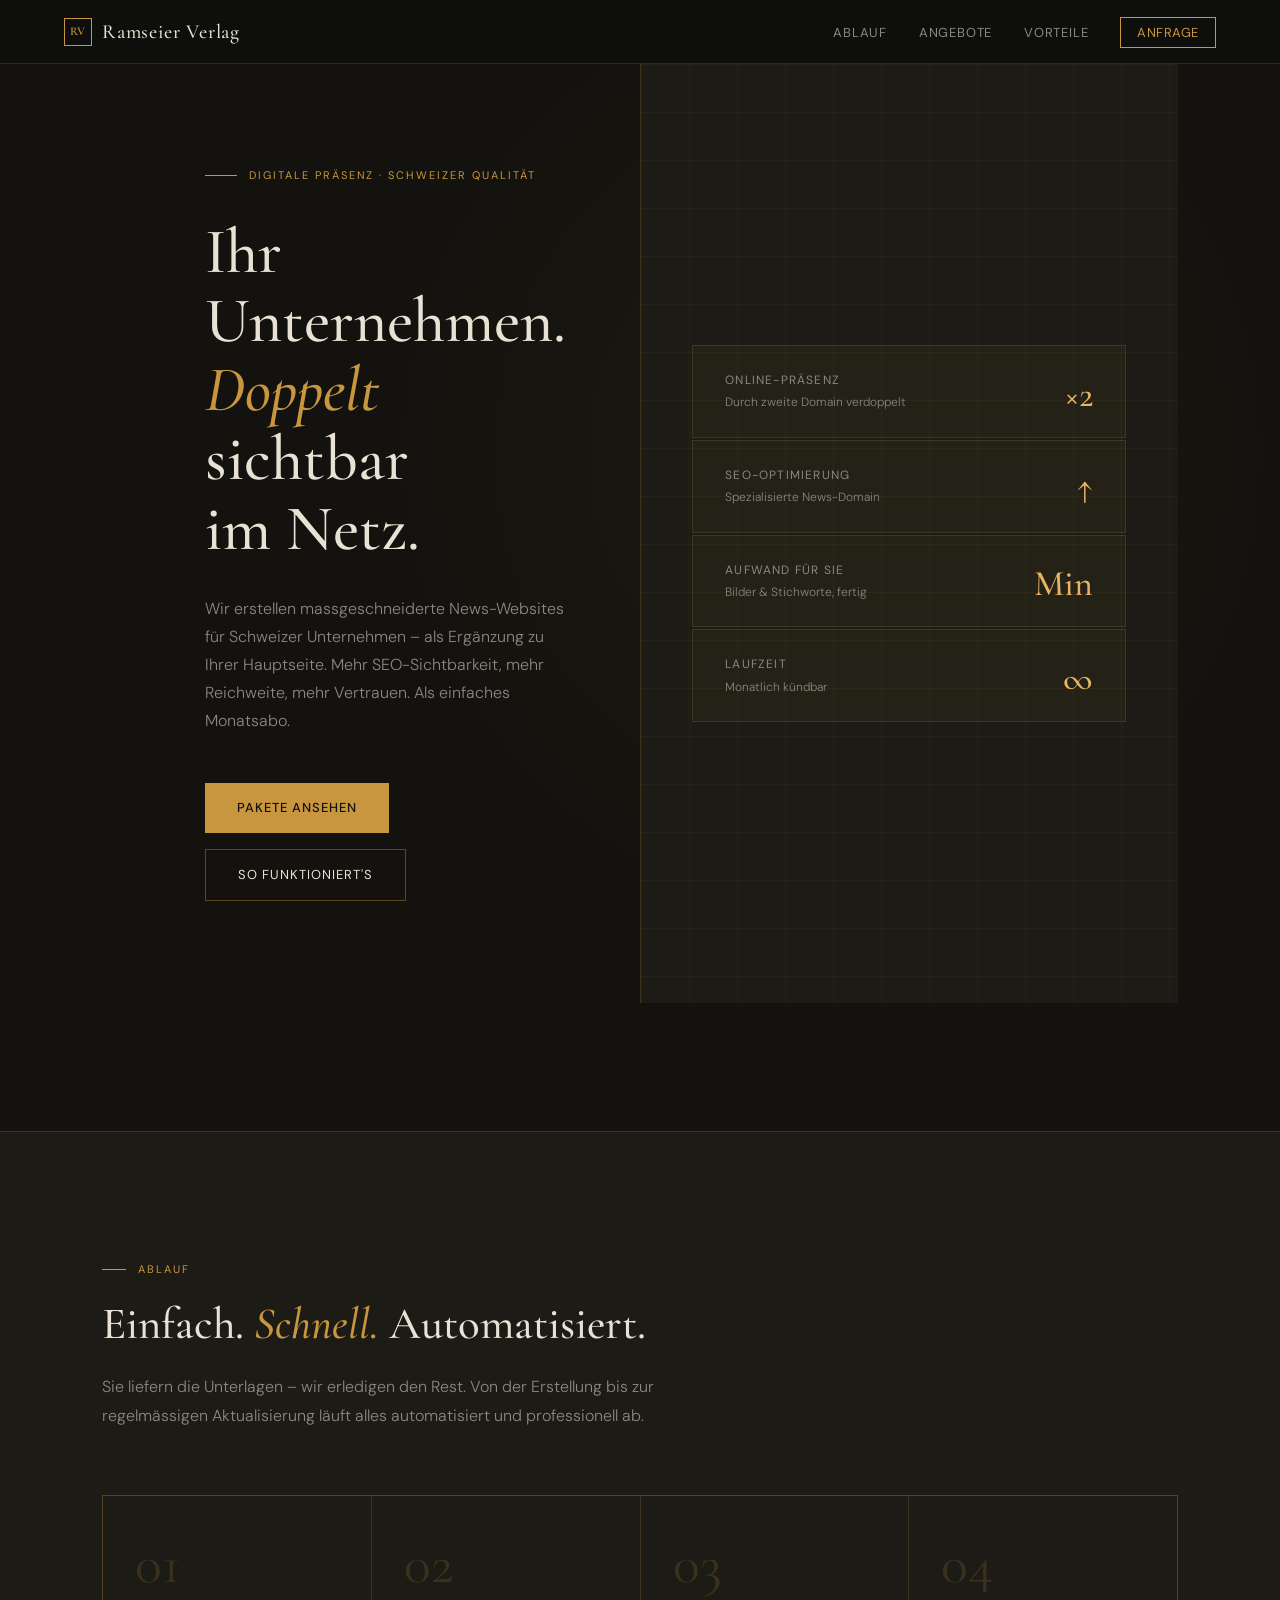
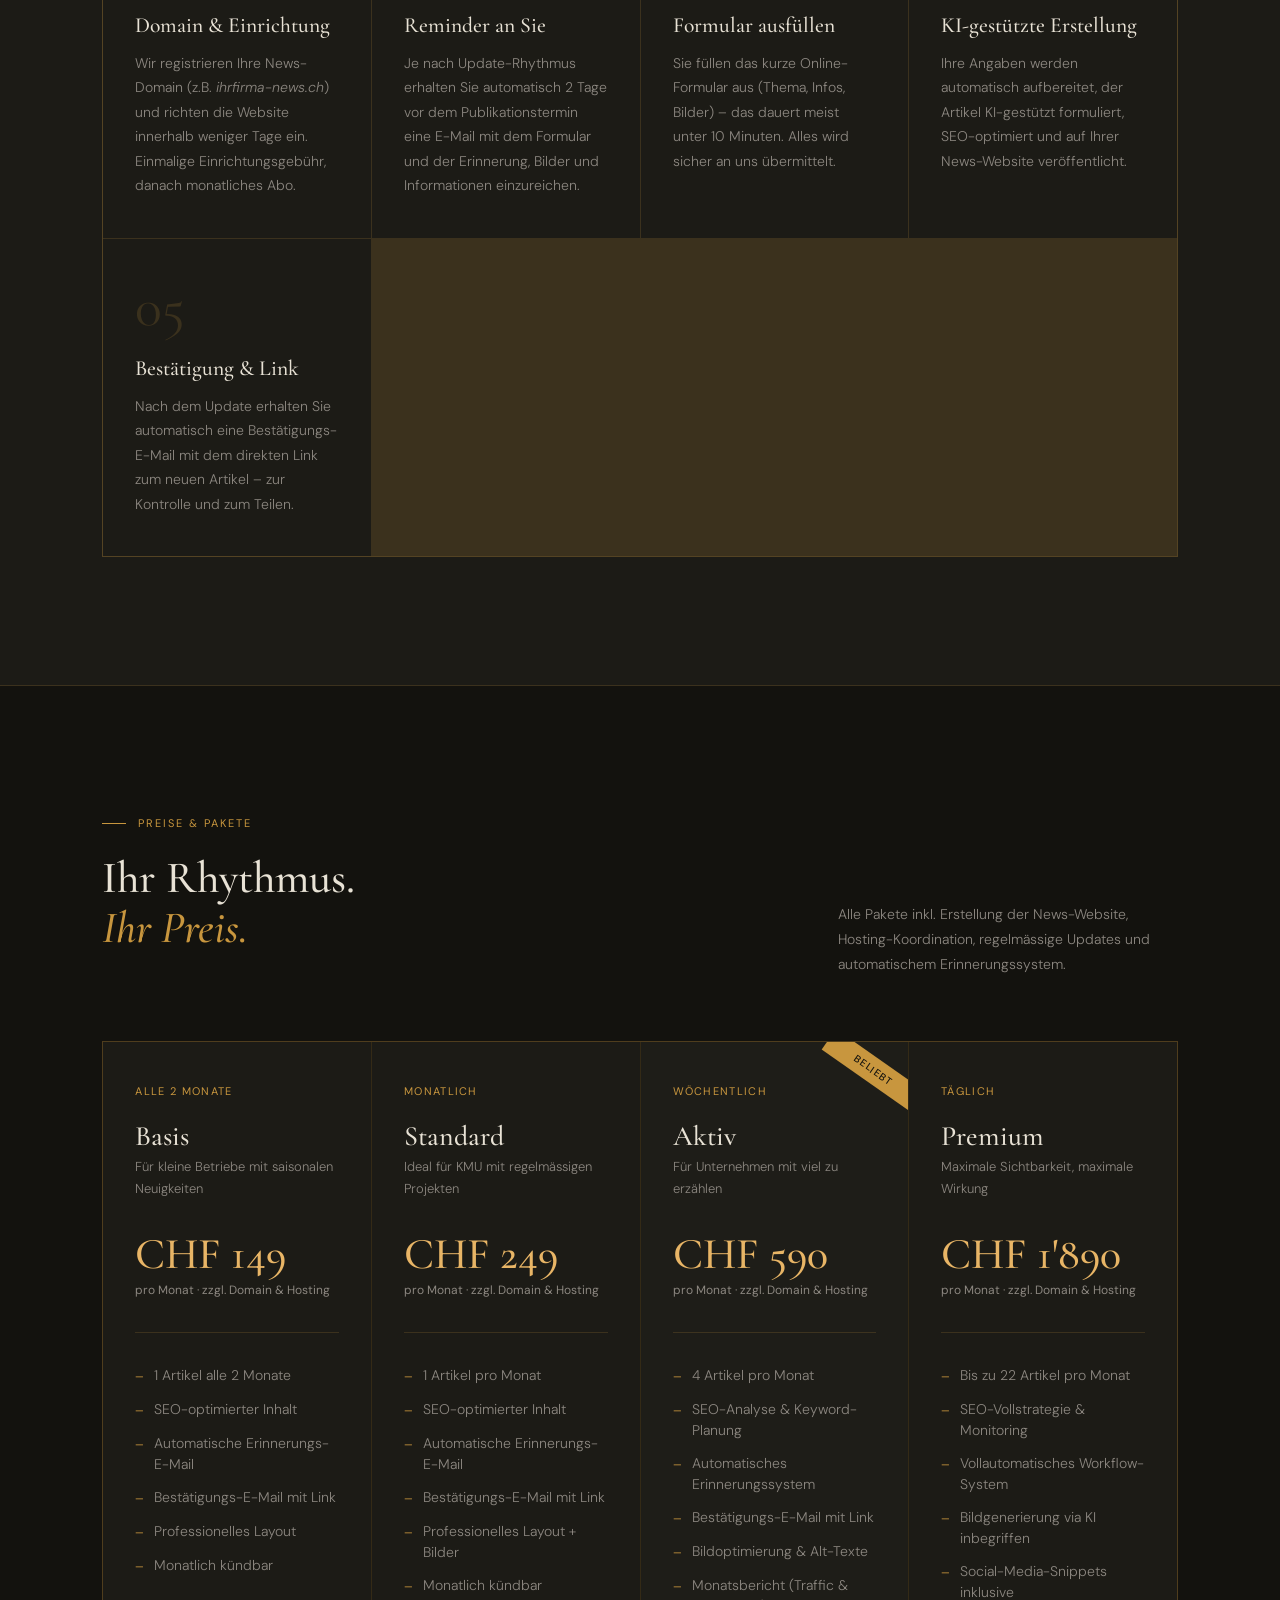
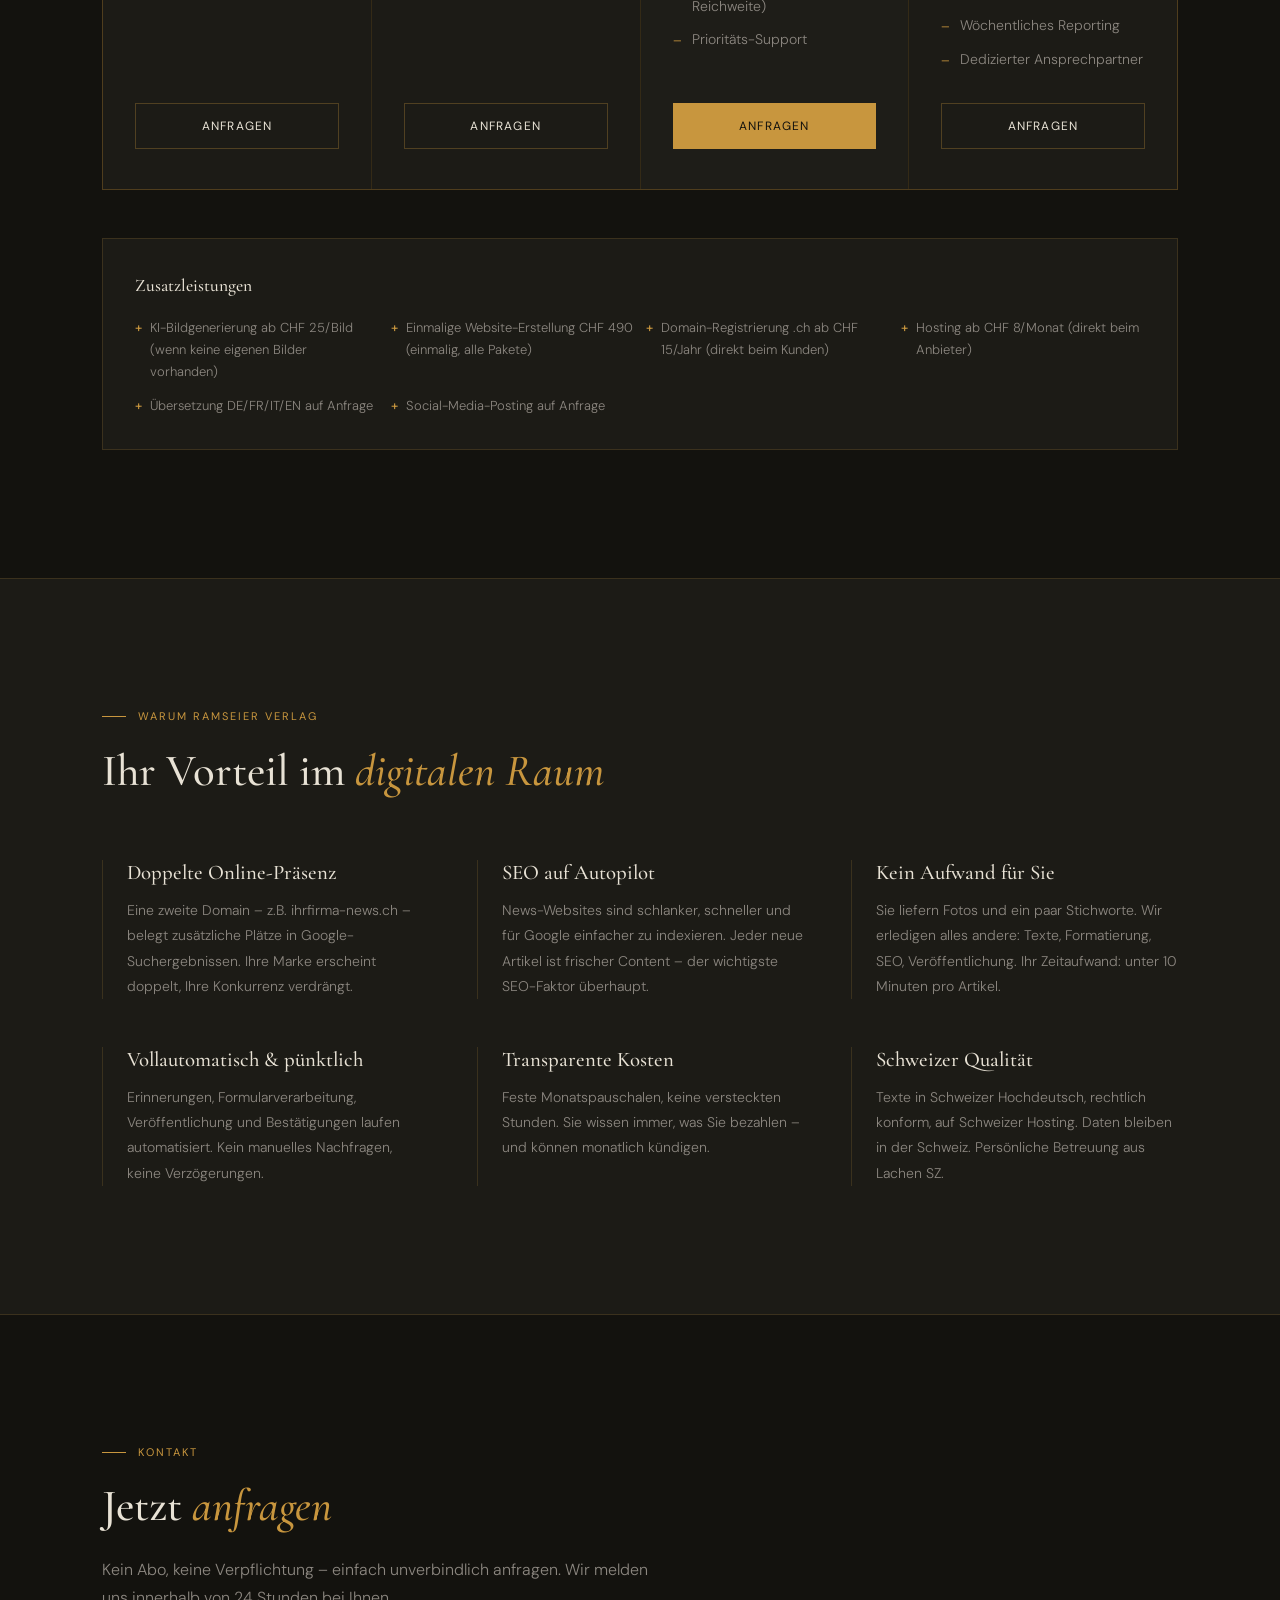
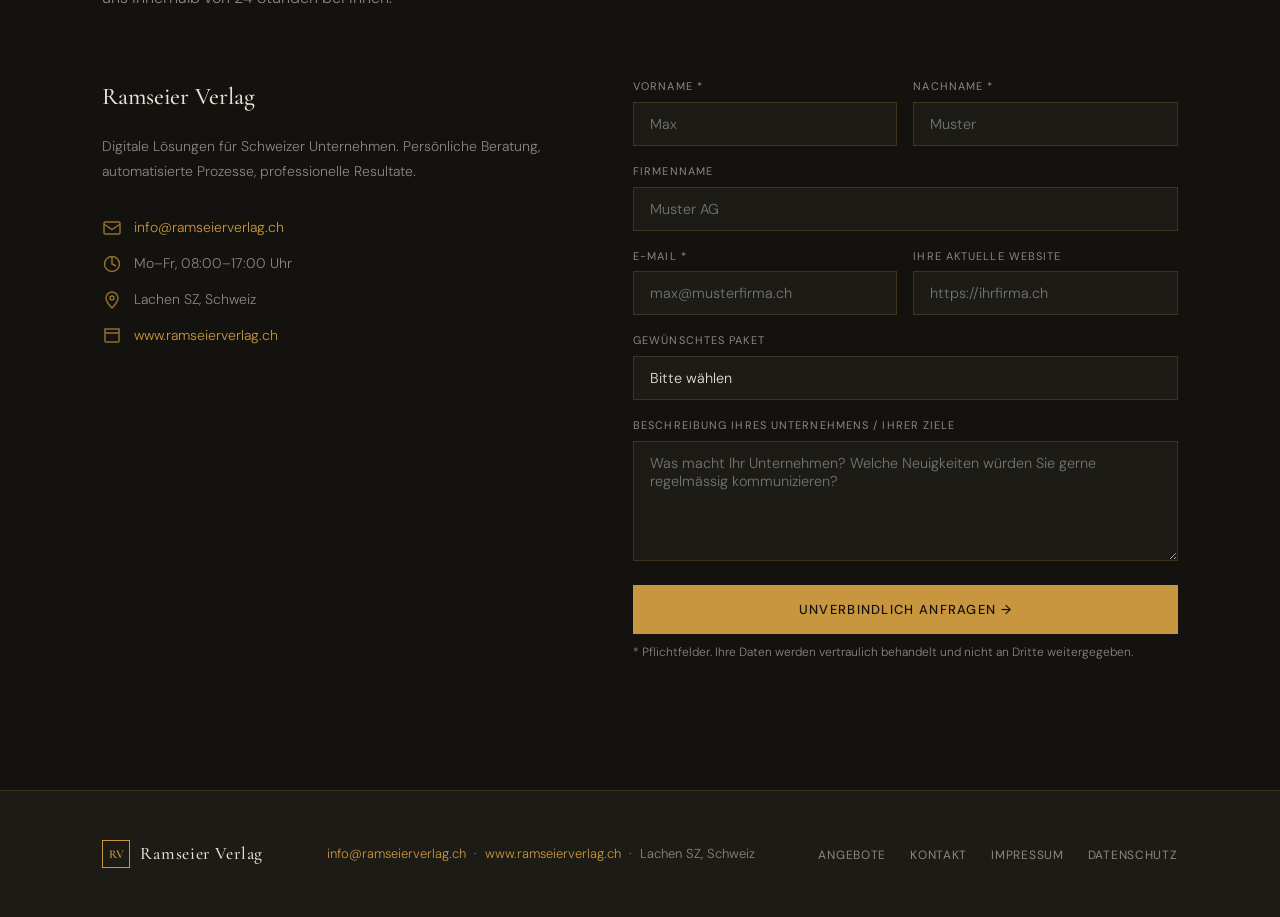
<file: ramseierverlag.html>
<!DOCTYPE html>
<html lang="de">
<head>
<meta charset="UTF-8">
<meta name="viewport" content="width=device-width, initial-scale=1.0">
<title>Ramseier Verlag – Digitale Präsenz für Schweizer Unternehmen</title>
<link rel="preconnect" href="https://fonts.googleapis.com">
<link rel="preconnect" href="https://fonts.gstatic.com" crossorigin>
<link href="https://fonts.googleapis.com/css2?family=Cormorant+Garamond:ital,wght@0,400;0,500;0,600;1,400;1,500&family=DM+Sans:wght@300;400;500&display=swap" rel="stylesheet">

<style>
  :root {
    --ink: #0f0f0d;
    --paper: #f5f0e8;
    --gold: #c8963e;
    --gold-light: #e8b566;
    --muted: #6b6560;
    --border: rgba(200,150,62,0.18);
    --bg-dark: #13120e;
    --bg-mid: #1c1b16;
    --bg-card: #1e1d18;
    --text-light: #e8e2d5;
    --text-muted: #8c8780;
  }

  *, *::before, *::after { box-sizing: border-box; margin: 0; padding: 0; }

  html { scroll-behavior: smooth; }

  body {
    font-family: 'DM Sans', sans-serif;
    background: var(--bg-dark);
    color: var(--text-light);
    font-size: 16px;
    line-height: 1.7;
    -webkit-font-smoothing: antialiased;
  }

  /* ── NAV ── */
  nav {
    position: fixed;
    top: 0; left: 0; right: 0;
    z-index: 100;
    display: flex;
    align-items: center;
    justify-content: space-between;
    padding: 0 5vw;
    height: 64px;
    background: rgba(15,15,13,0.92);
    backdrop-filter: blur(12px);
    border-bottom: 0.5px solid var(--border);
  }

  .nav-logo {
    font-family: 'Cormorant Garamond', serif;
    font-size: 1.25rem;
    font-weight: 500;
    color: var(--text-light);
    letter-spacing: 0.04em;
    text-decoration: none;
    display: flex;
    align-items: center;
    gap: 10px;
  }

  .logo-mark {
    width: 28px;
    height: 28px;
    border: 1.5px solid var(--gold);
    display: flex;
    align-items: center;
    justify-content: center;
    font-size: 0.75rem;
    font-weight: 600;
    color: var(--gold);
    letter-spacing: 0.02em;
  }

  .nav-links {
    display: flex;
    align-items: center;
    gap: 2rem;
    list-style: none;
  }

  .nav-links a {
    font-size: 0.8125rem;
    font-weight: 400;
    letter-spacing: 0.06em;
    text-transform: uppercase;
    color: var(--text-muted);
    text-decoration: none;
    transition: color 0.2s;
  }

  .nav-links a:hover { color: var(--text-light); }

  .nav-cta {
    font-size: 0.8125rem !important;
    color: var(--gold) !important;
    border: 0.5px solid var(--gold) !important;
    padding: 6px 16px !important;
    transition: background 0.2s, color 0.2s !important;
    letter-spacing: 0.04em !important;
    text-transform: uppercase !important;
  }

  .nav-cta:hover {
    background: var(--gold) !important;
    color: var(--bg-dark) !important;
  }

  /* Hamburger */
  .hamburger {
    display: none;
    flex-direction: column;
    gap: 5px;
    cursor: pointer;
    background: none;
    border: none;
    padding: 4px;
  }

  .hamburger span {
    display: block;
    width: 22px;
    height: 1.5px;
    background: var(--text-light);
    transition: transform 0.3s, opacity 0.3s;
  }

  .hamburger.open span:nth-child(1) { transform: rotate(45deg) translate(4px, 4.5px); }
  .hamburger.open span:nth-child(2) { opacity: 0; }
  .hamburger.open span:nth-child(3) { transform: rotate(-45deg) translate(4px, -4.5px); }

  .mobile-menu {
    display: none;
    position: fixed;
    top: 64px; left: 0; right: 0;
    background: rgba(15,15,13,0.98);
    border-bottom: 0.5px solid var(--border);
    padding: 2rem 5vw;
    flex-direction: column;
    gap: 1.25rem;
    z-index: 99;
  }

  .mobile-menu.open { display: flex; }
  .mobile-menu a {
    font-size: 1rem;
    color: var(--text-muted);
    text-decoration: none;
    letter-spacing: 0.05em;
    text-transform: uppercase;
    font-size: 0.875rem;
    transition: color 0.2s;
  }
  .mobile-menu a:hover { color: var(--text-light); }

  /* ── HERO ── */
  .hero {
    padding-top: 64px;
    min-height: 100vh;
    display: grid;
    grid-template-columns: 1fr 1fr;
    align-items: center;
    gap: 0;
    overflow: hidden;
    position: relative;
  }

  .hero::before {
    content: '';
    position: absolute;
    top: 0; left: 0; right: 0; bottom: 0;
    background: radial-gradient(ellipse 50% 60% at 65% 40%, rgba(200,150,62,0.06) 0%, transparent 70%);
    pointer-events: none;
  }

  .hero-content {
    padding: 8vw 5vw 8vw 8vw;
    position: relative;
    z-index: 1;
  }

  .hero-eyebrow {
    font-size: 0.6875rem;
    letter-spacing: 0.18em;
    text-transform: uppercase;
    color: var(--gold);
    margin-bottom: 2rem;
    display: flex;
    align-items: center;
    gap: 12px;
  }

  .hero-eyebrow::before {
    content: '';
    display: block;
    width: 32px;
    height: 0.5px;
    background: var(--gold);
  }

  .hero-headline {
    font-family: 'Cormorant Garamond', serif;
    font-size: clamp(2.8rem, 5vw, 4.5rem);
    font-weight: 500;
    line-height: 1.08;
    color: var(--text-light);
    margin-bottom: 2rem;
  }

  .hero-headline em {
    font-style: italic;
    color: var(--gold);
  }

  .hero-sub {
    font-size: 1rem;
    font-weight: 300;
    color: var(--text-muted);
    max-width: 440px;
    line-height: 1.75;
    margin-bottom: 3rem;
  }

  .hero-actions {
    display: flex;
    gap: 1rem;
    flex-wrap: wrap;
  }

  .btn-primary {
    display: inline-block;
    background: var(--gold);
    color: var(--bg-dark);
    font-family: 'DM Sans', sans-serif;
    font-size: 0.8125rem;
    font-weight: 500;
    letter-spacing: 0.08em;
    text-transform: uppercase;
    padding: 14px 32px;
    text-decoration: none;
    transition: background 0.2s, transform 0.15s;
  }

  .btn-primary:hover { background: var(--gold-light); transform: translateY(-1px); }

  .btn-outline {
    display: inline-block;
    border: 0.5px solid rgba(200,150,62,0.4);
    color: var(--text-light);
    font-family: 'DM Sans', sans-serif;
    font-size: 0.8125rem;
    font-weight: 400;
    letter-spacing: 0.08em;
    text-transform: uppercase;
    padding: 14px 32px;
    text-decoration: none;
    transition: border-color 0.2s, color 0.2s;
  }

  .btn-outline:hover { border-color: var(--gold); color: var(--gold); }

  .hero-visual {
    height: 100%;
    min-height: 100vh;
    position: relative;
    display: flex;
    align-items: center;
    justify-content: center;
    background: var(--bg-mid);
    border-left: 0.5px solid var(--border);
    overflow: hidden;
  }

  .hero-grid-bg {
    position: absolute;
    inset: 0;
    background-image:
      linear-gradient(rgba(200,150,62,0.05) 1px, transparent 1px),
      linear-gradient(90deg, rgba(200,150,62,0.05) 1px, transparent 1px);
    background-size: 48px 48px;
  }

  .hero-stats {
    position: relative;
    z-index: 2;
    display: flex;
    flex-direction: column;
    gap: 2px;
    padding: 4vw;
    width: 100%;
  }

  .stat-card {
    background: rgba(200,150,62,0.05);
    border: 0.5px solid var(--border);
    padding: 1.5rem 2rem;
    display: flex;
    align-items: flex-end;
    justify-content: space-between;
    gap: 1rem;
    transition: background 0.2s;
  }

  .stat-card:hover { background: rgba(200,150,62,0.09); }

  .stat-label {
    font-size: 0.75rem;
    letter-spacing: 0.1em;
    text-transform: uppercase;
    color: var(--text-muted);
  }

  .stat-value {
    font-family: 'Cormorant Garamond', serif;
    font-size: 2.25rem;
    font-weight: 500;
    color: var(--gold-light);
    line-height: 1;
  }

  /* ── SECTION STRUCTURE ── */
  section { padding: 8rem 8vw; }

  .section-tag {
    font-size: 0.6875rem;
    letter-spacing: 0.18em;
    text-transform: uppercase;
    color: var(--gold);
    margin-bottom: 1.25rem;
    display: flex;
    align-items: center;
    gap: 12px;
  }

  .section-tag::before {
    content: '';
    display: block;
    width: 24px;
    height: 0.5px;
    background: var(--gold);
  }

  .section-title {
    font-family: 'Cormorant Garamond', serif;
    font-size: clamp(2rem, 3.5vw, 3.25rem);
    font-weight: 500;
    line-height: 1.12;
    color: var(--text-light);
    margin-bottom: 1.5rem;
  }

  .section-title em { font-style: italic; color: var(--gold); }

  .section-intro {
    font-size: 1rem;
    font-weight: 300;
    color: var(--text-muted);
    max-width: 560px;
    line-height: 1.8;
  }

  /* ── HOW IT WORKS ── */
  #wie-es-funktioniert {
    background: var(--bg-mid);
    border-top: 0.5px solid var(--border);
    border-bottom: 0.5px solid var(--border);
  }

  .steps-grid {
    display: grid;
    grid-template-columns: repeat(auto-fit, minmax(220px, 1fr));
    gap: 1px;
    margin-top: 4rem;
    background: var(--border);
    border: 0.5px solid var(--border);
  }

  .step {
    background: var(--bg-mid);
    padding: 2.5rem 2rem;
    position: relative;
    transition: background 0.2s;
  }

  .step:hover { background: var(--bg-card); }

  .step-num {
    font-family: 'Cormorant Garamond', serif;
    font-size: 3.5rem;
    font-weight: 400;
    color: rgba(200,150,62,0.18);
    line-height: 1;
    margin-bottom: 1.25rem;
    display: block;
  }

  .step h3 {
    font-family: 'Cormorant Garamond', serif;
    font-size: 1.35rem;
    font-weight: 500;
    color: var(--text-light);
    margin-bottom: 0.75rem;
    line-height: 1.25;
  }

  .step p {
    font-size: 0.875rem;
    font-weight: 300;
    color: var(--text-muted);
    line-height: 1.75;
  }

  /* ── ANGEBOTE ── */
  #angebote { background: var(--bg-dark); }

  .packages-header {
    display: flex;
    justify-content: space-between;
    align-items: flex-end;
    margin-bottom: 4rem;
    gap: 2rem;
    flex-wrap: wrap;
  }

  .packages-grid {
    display: grid;
    grid-template-columns: repeat(auto-fit, minmax(240px, 1fr));
    gap: 1px;
    background: var(--border);
    border: 0.5px solid var(--border);
  }

  .package {
    background: var(--bg-mid);
    padding: 2.5rem 2rem;
    display: flex;
    flex-direction: column;
    gap: 0;
    transition: background 0.2s;
    position: relative;
    overflow: hidden;
  }

  .package.featured {
    background: var(--bg-card);
  }

  .package.featured::after {
    content: 'Beliebt';
    position: absolute;
    top: 16px; right: -20px;
    background: var(--gold);
    color: var(--bg-dark);
    font-size: 0.625rem;
    letter-spacing: 0.1em;
    text-transform: uppercase;
    font-weight: 500;
    padding: 4px 32px;
    transform: rotate(35deg);
  }

  .package:hover { background: var(--bg-card); }

  .package-freq {
    font-size: 0.6875rem;
    letter-spacing: 0.12em;
    text-transform: uppercase;
    color: var(--gold);
    margin-bottom: 1.25rem;
  }

  .package h3 {
    font-family: 'Cormorant Garamond', serif;
    font-size: 1.75rem;
    font-weight: 500;
    color: var(--text-light);
    margin-bottom: 0.25rem;
    line-height: 1.1;
  }

  .package-tagline {
    font-size: 0.8125rem;
    color: var(--text-muted);
    font-weight: 300;
    margin-bottom: 2rem;
  }

  .package-price {
    font-family: 'Cormorant Garamond', serif;
    font-size: 2.75rem;
    font-weight: 500;
    color: var(--gold-light);
    line-height: 1;
    margin-bottom: 0.25rem;
  }

  .package-price-note {
    font-size: 0.75rem;
    color: var(--text-muted);
    margin-bottom: 2rem;
  }

  .divider {
    height: 0.5px;
    background: var(--border);
    margin-bottom: 2rem;
  }

  .feature-list {
    list-style: none;
    display: flex;
    flex-direction: column;
    gap: 0.75rem;
    flex: 1;
    margin-bottom: 2rem;
  }

  .feature-list li {
    font-size: 0.875rem;
    font-weight: 300;
    color: var(--text-muted);
    display: flex;
    gap: 10px;
    align-items: flex-start;
    line-height: 1.5;
  }

  .feature-list li::before {
    content: '–';
    color: var(--gold);
    flex-shrink: 0;
    margin-top: 1px;
  }

  .package-cta {
    display: block;
    text-align: center;
    border: 0.5px solid rgba(200,150,62,0.3);
    color: var(--text-light);
    font-size: 0.75rem;
    letter-spacing: 0.1em;
    text-transform: uppercase;
    padding: 12px;
    text-decoration: none;
    transition: background 0.2s, border-color 0.2s, color 0.2s;
    margin-top: auto;
  }

  .package-cta:hover, .package.featured .package-cta {
    background: var(--gold);
    border-color: var(--gold);
    color: var(--bg-dark);
  }

  .package.featured .package-cta:hover {
    background: var(--gold-light);
    border-color: var(--gold-light);
  }

  /* Extras */
  .extras {
    margin-top: 3rem;
    padding: 2rem;
    border: 0.5px solid var(--border);
    background: var(--bg-mid);
  }

  .extras h4 {
    font-family: 'Cormorant Garamond', serif;
    font-size: 1.1rem;
    font-weight: 500;
    color: var(--text-light);
    margin-bottom: 1rem;
  }

  .extras-grid {
    display: grid;
    grid-template-columns: repeat(auto-fit, minmax(200px, 1fr));
    gap: 0.75rem;
  }

  .extra-item {
    font-size: 0.8125rem;
    color: var(--text-muted);
    font-weight: 300;
    display: flex;
    gap: 8px;
    align-items: flex-start;
  }

  .extra-item::before {
    content: '+';
    color: var(--gold);
    font-weight: 500;
    flex-shrink: 0;
  }

  /* ── TESTIMONIALS / WHY ── */
  #vorteile {
    background: var(--bg-mid);
    border-top: 0.5px solid var(--border);
    border-bottom: 0.5px solid var(--border);
  }

  .advantages-grid {
    display: grid;
    grid-template-columns: repeat(auto-fit, minmax(280px, 1fr));
    gap: 3rem;
    margin-top: 4rem;
  }

  .advantage {
    position: relative;
    padding-left: 1.5rem;
    border-left: 0.5px solid var(--border);
    transition: border-color 0.2s;
  }

  .advantage:hover { border-left-color: var(--gold); }

  .advantage h3 {
    font-family: 'Cormorant Garamond', serif;
    font-size: 1.3rem;
    font-weight: 500;
    color: var(--text-light);
    margin-bottom: 0.75rem;
    line-height: 1.25;
  }

  .advantage p {
    font-size: 0.875rem;
    font-weight: 300;
    color: var(--text-muted);
    line-height: 1.8;
  }

  /* ── FORMULAR ── */
  #formular {
    background: var(--bg-dark);
  }

  .form-layout {
    display: grid;
    grid-template-columns: 1fr 1.2fr;
    gap: 6vw;
    align-items: start;
    margin-top: 4rem;
  }

  .form-info h3 {
    font-family: 'Cormorant Garamond', serif;
    font-size: 1.5rem;
    font-weight: 500;
    color: var(--text-light);
    margin-bottom: 1rem;
  }

  .form-info p {
    font-size: 0.875rem;
    color: var(--text-muted);
    font-weight: 300;
    line-height: 1.8;
    margin-bottom: 2rem;
  }

  .contact-list {
    list-style: none;
    display: flex;
    flex-direction: column;
    gap: 0.75rem;
  }

  .contact-list li {
    font-size: 0.875rem;
    font-weight: 300;
    color: var(--text-muted);
    display: flex;
    gap: 12px;
    align-items: center;
  }

  .contact-list a {
    color: var(--gold);
    text-decoration: none;
    transition: color 0.2s;
  }

  .contact-list a:hover { color: var(--gold-light); }

  .contact-icon {
    width: 20px;
    color: var(--gold);
    flex-shrink: 0;
    opacity: 0.7;
  }

  form {
    display: flex;
    flex-direction: column;
    gap: 1rem;
  }

  .form-row {
    display: grid;
    grid-template-columns: 1fr 1fr;
    gap: 1rem;
  }

  .form-group {
    display: flex;
    flex-direction: column;
    gap: 6px;
  }

  label {
    font-size: 0.6875rem;
    letter-spacing: 0.1em;
    text-transform: uppercase;
    color: var(--text-muted);
  }

  input, select, textarea {
    background: var(--bg-mid);
    border: 0.5px solid rgba(200,150,62,0.2);
    color: var(--text-light);
    font-family: 'DM Sans', sans-serif;
    font-size: 0.9rem;
    font-weight: 300;
    padding: 12px 16px;
    outline: none;
    transition: border-color 0.2s;
    width: 100%;
    -webkit-appearance: none;
    border-radius: 0;
  }

  input:focus, select:focus, textarea:focus {
    border-color: var(--gold);
  }

  select { cursor: pointer; }

  option { background: var(--bg-mid); }

  textarea { resize: vertical; min-height: 120px; }

  .form-submit {
    margin-top: 0.5rem;
  }

  .form-submit button {
    width: 100%;
    background: var(--gold);
    color: var(--bg-dark);
    border: none;
    font-family: 'DM Sans', sans-serif;
    font-size: 0.8125rem;
    font-weight: 500;
    letter-spacing: 0.1em;
    text-transform: uppercase;
    padding: 16px;
    cursor: pointer;
    transition: background 0.2s, transform 0.15s;
  }

  .form-submit button:hover { background: var(--gold-light); transform: translateY(-1px); }

  .form-note {
    font-size: 0.75rem;
    color: var(--text-muted);
    margin-top: 0.5rem;
    font-weight: 300;
  }

  /* ── FOOTER ── */
  footer {
    background: var(--bg-mid);
    border-top: 0.5px solid var(--border);
    padding: 3rem 8vw;
    display: flex;
    align-items: center;
    justify-content: space-between;
    gap: 2rem;
    flex-wrap: wrap;
  }

  .footer-logo {
    font-family: 'Cormorant Garamond', serif;
    font-size: 1.1rem;
    font-weight: 500;
    color: var(--text-light);
    letter-spacing: 0.04em;
    display: flex;
    align-items: center;
    gap: 10px;
  }

  .footer-info {
    font-size: 0.8125rem;
    color: var(--text-muted);
    font-weight: 300;
  }

  .footer-info a {
    color: var(--gold);
    text-decoration: none;
  }

  .footer-links {
    display: flex;
    gap: 1.5rem;
    list-style: none;
  }

  .footer-links a {
    font-size: 0.75rem;
    color: var(--text-muted);
    text-decoration: none;
    letter-spacing: 0.06em;
    text-transform: uppercase;
    transition: color 0.2s;
  }

  .footer-links a:hover { color: var(--gold); }

  /* ── ANIMATIONS ── */
  @keyframes fadeUp {
    from { opacity: 0; transform: translateY(20px); }
    to { opacity: 1; transform: translateY(0); }
  }

  .hero-content > * {
    animation: fadeUp 0.7s ease both;
  }

  .hero-eyebrow { animation-delay: 0.1s; }
  .hero-headline { animation-delay: 0.25s; }
  .hero-sub { animation-delay: 0.4s; }
  .hero-actions { animation-delay: 0.55s; }

  /* ── RESPONSIVE ── */
  @media (max-width: 900px) {
    .hero {
      grid-template-columns: 1fr;
      min-height: auto;
    }

    .hero-visual {
      min-height: 50vh;
      border-left: none;
      border-top: 0.5px solid var(--border);
    }

    .nav-links { display: none; }
    .hamburger { display: flex; }

    .form-layout { grid-template-columns: 1fr; }
    .form-row { grid-template-columns: 1fr; }

    footer {
      flex-direction: column;
      align-items: flex-start;
      gap: 1.5rem;
    }
  }

  @media (max-width: 600px) {
    section { padding: 5rem 6vw; }
    .hero-content { padding: 6rem 6vw 4rem; }
    .packages-header { flex-direction: column; }
  }
</style>
</head>

<body>

<!-- ── NAV ── -->
<nav>
  <a href="#" class="nav-logo">
    <span class="logo-mark">RV</span>
    Ramseier Verlag
  </a>

  <ul class="nav-links">
    <li><a href="#wie-es-funktioniert">Ablauf</a></li>
    <li><a href="#angebote">Angebote</a></li>
    <li><a href="#vorteile">Vorteile</a></li>
    <li><a href="#formular" class="nav-cta">Anfrage</a></li>
  </ul>

  <button class="hamburger" id="hamburger" aria-label="Menü öffnen">
    <span></span><span></span><span></span>
  </button>
</nav>

<div class="mobile-menu" id="mobile-menu">
  <a href="#wie-es-funktioniert">Ablauf</a>
  <a href="#angebote">Angebote</a>
  <a href="#vorteile">Vorteile</a>
  <a href="#formular">Anfrage stellen</a>
</div>

<!-- ── HERO ── -->
<section class="hero" id="hero">
  <div class="hero-content">
    <div class="hero-eyebrow">Digitale Präsenz · Schweizer Qualität</div>
    <h1 class="hero-headline">
      Ihr Unternehmen.<br>
      <em>Doppelt</em> sichtbar<br>
      im Netz.
    </h1>
    <p class="hero-sub">
      Wir erstellen massgeschneiderte News-Websites für Schweizer Unternehmen –
      als Ergänzung zu Ihrer Hauptseite. Mehr SEO-Sichtbarkeit, mehr Reichweite,
      mehr Vertrauen. Als einfaches Monatsabo.
    </p>
    <div class="hero-actions">
      <a href="#angebote" class="btn-primary">Pakete ansehen</a>
      <a href="#wie-es-funktioniert" class="btn-outline">So funktioniert's</a>
    </div>
  </div>

  <div class="hero-visual">
    <div class="hero-grid-bg"></div>
    <div class="hero-stats">
      <div class="stat-card">
        <div>
          <div class="stat-label">Online-Präsenz</div>
          <div style="font-size:0.75rem;font-weight:300;color:var(--text-muted);margin-top:2px">Durch zweite Domain verdoppelt</div>
        </div>
        <div class="stat-value">×2</div>
      </div>
      <div class="stat-card">
        <div>
          <div class="stat-label">SEO-Optimierung</div>
          <div style="font-size:0.75rem;font-weight:300;color:var(--text-muted);margin-top:2px">Spezialisierte News-Domain</div>
        </div>
        <div class="stat-value">↑</div>
      </div>
      <div class="stat-card">
        <div>
          <div class="stat-label">Aufwand für Sie</div>
          <div style="font-size:0.75rem;font-weight:300;color:var(--text-muted);margin-top:2px">Bilder & Stichworte, fertig</div>
        </div>
        <div class="stat-value">Min</div>
      </div>
      <div class="stat-card">
        <div>
          <div class="stat-label">Laufzeit</div>
          <div style="font-size:0.75rem;font-weight:300;color:var(--text-muted);margin-top:2px">Monatlich kündbar</div>
        </div>
        <div class="stat-value">∞</div>
      </div>
    </div>
  </div>
</section>

<!-- ── WIE ES FUNKTIONIERT ── -->
<section id="wie-es-funktioniert">
  <div class="section-tag">Ablauf</div>
  <h2 class="section-title">Einfach. <em>Schnell.</em> Automatisiert.</h2>
  <p class="section-intro">
    Sie liefern die Unterlagen – wir erledigen den Rest. Von der Erstellung bis zur
    regelmässigen Aktualisierung läuft alles automatisiert und professionell ab.
  </p>

  <div class="steps-grid">
    <div class="step">
      <span class="step-num">01</span>
      <h3>Domain & Einrichtung</h3>
      <p>Wir registrieren Ihre News-Domain (z.B. <em>ihrfirma-news.ch</em>) und richten die Website innerhalb weniger Tage ein. Einmalige Einrichtungsgebühr, danach monatliches Abo.</p>
    </div>
    <div class="step">
      <span class="step-num">02</span>
      <h3>Reminder an Sie</h3>
      <p>Je nach Update-Rhythmus erhalten Sie automatisch 2 Tage vor dem Publikationstermin eine E-Mail mit dem Formular und der Erinnerung, Bilder und Informationen einzureichen.</p>
    </div>
    <div class="step">
      <span class="step-num">03</span>
      <h3>Formular ausfüllen</h3>
      <p>Sie füllen das kurze Online-Formular aus (Thema, Infos, Bilder) – das dauert meist unter 10 Minuten. Alles wird sicher an uns übermittelt.</p>
    </div>
    <div class="step">
      <span class="step-num">04</span>
      <h3>KI-gestützte Erstellung</h3>
      <p>Ihre Angaben werden automatisch aufbereitet, der Artikel KI-gestützt formuliert, SEO-optimiert und auf Ihrer News-Website veröffentlicht.</p>
    </div>
    <div class="step">
      <span class="step-num">05</span>
      <h3>Bestätigung & Link</h3>
      <p>Nach dem Update erhalten Sie automatisch eine Bestätigungs-E-Mail mit dem direkten Link zum neuen Artikel – zur Kontrolle und zum Teilen.</p>
    </div>
  </div>
</section>

<!-- ── ANGEBOTE ── -->
<section id="angebote">
  <div class="packages-header">
    <div>
      <div class="section-tag">Preise & Pakete</div>
      <h2 class="section-title">Ihr Rhythmus.<br><em>Ihr Preis.</em></h2>
    </div>
    <p style="max-width:340px;font-size:0.875rem;font-weight:300;color:var(--text-muted);line-height:1.8;">
      Alle Pakete inkl. Erstellung der News-Website, Hosting-Koordination,
      regelmässige Updates und automatischem Erinnerungssystem.
    </p>
  </div>

  <div class="packages-grid">

    <!-- 2-Monatlich -->
    <div class="package">
      <div class="package-freq">alle 2 Monate</div>
      <h3>Basis</h3>
      <p class="package-tagline">Für kleine Betriebe mit saisonalen Neuigkeiten</p>
      <div class="package-price">CHF 149</div>
      <div class="package-price-note">pro Monat · zzgl. Domain & Hosting</div>
      <div class="divider"></div>
      <ul class="feature-list">
        <li>1 Artikel alle 2 Monate</li>
        <li>SEO-optimierter Inhalt</li>
        <li>Automatische Erinnerungs-E-Mail</li>
        <li>Bestätigungs-E-Mail mit Link</li>
        <li>Professionelles Layout</li>
        <li>Monatlich kündbar</li>
      </ul>
      <a href="#formular" class="package-cta">Anfragen</a>
    </div>

    <!-- Monatlich -->
    <div class="package">
      <div class="package-freq">monatlich</div>
      <h3>Standard</h3>
      <p class="package-tagline">Ideal für KMU mit regelmässigen Projekten</p>
      <div class="package-price">CHF 249</div>
      <div class="package-price-note">pro Monat · zzgl. Domain & Hosting</div>
      <div class="divider"></div>
      <ul class="feature-list">
        <li>1 Artikel pro Monat</li>
        <li>SEO-optimierter Inhalt</li>
        <li>Automatische Erinnerungs-E-Mail</li>
        <li>Bestätigungs-E-Mail mit Link</li>
        <li>Professionelles Layout + Bilder</li>
        <li>Monatlich kündbar</li>
      </ul>
      <a href="#formular" class="package-cta">Anfragen</a>
    </div>

    <!-- Wöchentlich -->
    <div class="package featured">
      <div class="package-freq">wöchentlich</div>
      <h3>Aktiv</h3>
      <p class="package-tagline">Für Unternehmen mit viel zu erzählen</p>
      <div class="package-price">CHF 590</div>
      <div class="package-price-note">pro Monat · zzgl. Domain & Hosting</div>
      <div class="divider"></div>
      <ul class="feature-list">
        <li>4 Artikel pro Monat</li>
        <li>SEO-Analyse & Keyword-Planung</li>
        <li>Automatisches Erinnerungssystem</li>
        <li>Bestätigungs-E-Mail mit Link</li>
        <li>Bildoptimierung & Alt-Texte</li>
        <li>Monatsbericht (Traffic & Reichweite)</li>
        <li>Prioritäts-Support</li>
      </ul>
      <a href="#formular" class="package-cta">Anfragen</a>
    </div>

    <!-- Täglich -->
    <div class="package">
      <div class="package-freq">täglich</div>
      <h3>Premium</h3>
      <p class="package-tagline">Maximale Sichtbarkeit, maximale Wirkung</p>
      <div class="package-price">CHF 1'890</div>
      <div class="package-price-note">pro Monat · zzgl. Domain & Hosting</div>
      <div class="divider"></div>
      <ul class="feature-list">
        <li>Bis zu 22 Artikel pro Monat</li>
        <li>SEO-Vollstrategie & Monitoring</li>
        <li>Vollautomatisches Workflow-System</li>
        <li>Bildgenerierung via KI inbegriffen</li>
        <li>Social-Media-Snippets inklusive</li>
        <li>Wöchentliches Reporting</li>
        <li>Dedizierter Ansprechpartner</li>
      </ul>
      <a href="#formular" class="package-cta">Anfragen</a>
    </div>

  </div>

  <!-- Extras -->
  <div class="extras">
    <h4>Zusatzleistungen</h4>
    <div class="extras-grid">
      <div class="extra-item">KI-Bildgenerierung ab CHF 25/Bild (wenn keine eigenen Bilder vorhanden)</div>
      <div class="extra-item">Einmalige Website-Erstellung CHF 490 (einmalig, alle Pakete)</div>
      <div class="extra-item">Domain-Registrierung .ch ab CHF 15/Jahr (direkt beim Kunden)</div>
      <div class="extra-item">Hosting ab CHF 8/Monat (direkt beim Anbieter)</div>
      <div class="extra-item">Übersetzung DE/FR/IT/EN auf Anfrage</div>
      <div class="extra-item">Social-Media-Posting auf Anfrage</div>
    </div>
  </div>
</section>

<!-- ── VORTEILE ── -->
<section id="vorteile">
  <div class="section-tag">Warum Ramseier Verlag</div>
  <h2 class="section-title">Ihr Vorteil im <em>digitalen Raum</em></h2>

  <div class="advantages-grid">
    <div class="advantage">
      <h3>Doppelte Online-Präsenz</h3>
      <p>Eine zweite Domain – z.B. ihrfirma-news.ch – belegt zusätzliche Plätze in Google-Suchergebnissen. Ihre Marke erscheint doppelt, Ihre Konkurrenz verdrängt.</p>
    </div>
    <div class="advantage">
      <h3>SEO auf Autopilot</h3>
      <p>News-Websites sind schlanker, schneller und für Google einfacher zu indexieren. Jeder neue Artikel ist frischer Content – der wichtigste SEO-Faktor überhaupt.</p>
    </div>
    <div class="advantage">
      <h3>Kein Aufwand für Sie</h3>
      <p>Sie liefern Fotos und ein paar Stichworte. Wir erledigen alles andere: Texte, Formatierung, SEO, Veröffentlichung. Ihr Zeitaufwand: unter 10 Minuten pro Artikel.</p>
    </div>
    <div class="advantage">
      <h3>Vollautomatisch & pünktlich</h3>
      <p>Erinnerungen, Formularverarbeitung, Veröffentlichung und Bestätigungen laufen automatisiert. Kein manuelles Nachfragen, keine Verzögerungen.</p>
    </div>
    <div class="advantage">
      <h3>Transparente Kosten</h3>
      <p>Feste Monatspauschalen, keine versteckten Stunden. Sie wissen immer, was Sie bezahlen – und können monatlich kündigen.</p>
    </div>
    <div class="advantage">
      <h3>Schweizer Qualität</h3>
      <p>Texte in Schweizer Hochdeutsch, rechtlich konform, auf Schweizer Hosting. Daten bleiben in der Schweiz. Persönliche Betreuung aus Lachen SZ.</p>
    </div>
  </div>
</section>

<!-- ── FORMULAR ── -->
<section id="formular">
  <div class="section-tag">Kontakt</div>
  <h2 class="section-title">Jetzt <em>anfragen</em></h2>
  <p class="section-intro">
    Kein Abo, keine Verpflichtung – einfach unverbindlich anfragen.
    Wir melden uns innerhalb von 24 Stunden bei Ihnen.
  </p>

  <div class="form-layout">
    <div class="form-info">
      <h3>Ramseier Verlag</h3>
      <p>
        Digitale Lösungen für Schweizer Unternehmen. Persönliche Beratung,
        automatisierte Prozesse, professionelle Resultate.
      </p>
      <ul class="contact-list">
        <li>
          <svg class="contact-icon" viewBox="0 0 20 20" fill="none" stroke="currentColor" stroke-width="1.5">
            <path d="M2.5 6.5l7.5 5 7.5-5M3 4h14a1 1 0 011 1v10a1 1 0 01-1 1H3a1 1 0 01-1-1V5a1 1 0 011-1z"/>
          </svg>
          <a href="mailto:info@ramseierverlag.ch">info@ramseierverlag.ch</a>
        </li>
        <li>
          <svg class="contact-icon" viewBox="0 0 20 20" fill="none" stroke="currentColor" stroke-width="1.5">
            <circle cx="10" cy="10" r="7.5"/>
            <path d="M10 2.5v7.5l4 2"/>
          </svg>
          Mo–Fr, 08:00–17:00 Uhr
        </li>
        <li>
          <svg class="contact-icon" viewBox="0 0 20 20" fill="none" stroke="currentColor" stroke-width="1.5">
            <path d="M10 2a6 6 0 016 6c0 4-6 10-6 10S4 12 4 8a6 6 0 016-6z"/>
            <circle cx="10" cy="8" r="2"/>
          </svg>
          Lachen SZ, Schweiz
        </li>
        <li>
          <svg class="contact-icon" viewBox="0 0 20 20" fill="none" stroke="currentColor" stroke-width="1.5">
            <path d="M3 3h14v12a1 1 0 01-1 1H4a1 1 0 01-1-1V3z"/><path d="M3 7h14"/>
          </svg>
          <a href="https://www.ramseierverlag.ch" target="_blank">www.ramseierverlag.ch</a>
        </li>
      </ul>
    </div>

    <form action="mailto:info@ramseierverlag.ch" method="post" enctype="text/plain">
      <div class="form-row">
        <div class="form-group">
          <label for="vorname">Vorname *</label>
          <input type="text" id="vorname" name="vorname" placeholder="Max" required>
        </div>
        <div class="form-group">
          <label for="nachname">Nachname *</label>
          <input type="text" id="nachname" name="nachname" placeholder="Muster" required>
        </div>
      </div>

      <div class="form-group">
        <label for="firma">Firmenname</label>
        <input type="text" id="firma" name="firma" placeholder="Muster AG">
      </div>

      <div class="form-row">
        <div class="form-group">
          <label for="email">E-Mail *</label>
          <input type="email" id="email" name="email" placeholder="max@musterfirma.ch" required>
        </div>
        <div class="form-group">
          <label for="website">Ihre aktuelle Website</label>
          <input type="url" id="website" name="website" placeholder="https://ihrfirma.ch">
        </div>
      </div>

      <div class="form-group">
        <label for="paket">Gewünschtes Paket</label>
        <select id="paket" name="paket">
          <option value="">Bitte wählen</option>
          <option value="basis">Basis – alle 2 Monate (CHF 149/Monat)</option>
          <option value="standard">Standard – monatlich (CHF 249/Monat)</option>
          <option value="aktiv">Aktiv – wöchentlich (CHF 590/Monat)</option>
          <option value="premium">Premium – täglich (CHF 1'890/Monat)</option>
          <option value="beratung">Ich möchte zuerst beraten werden</option>
        </select>
      </div>

      <div class="form-group">
        <label for="nachricht">Beschreibung Ihres Unternehmens / Ihrer Ziele</label>
        <textarea id="nachricht" name="nachricht" placeholder="Was macht Ihr Unternehmen? Welche Neuigkeiten würden Sie gerne regelmässig kommunizieren?"></textarea>
      </div>

      <div class="form-submit">
        <button type="submit">Unverbindlich anfragen →</button>
        <p class="form-note">* Pflichtfelder. Ihre Daten werden vertraulich behandelt und nicht an Dritte weitergegeben.</p>
      </div>
    </form>
  </div>
</section>

<!-- ── FOOTER ── -->
<footer>
  <div class="footer-logo">
    <span class="logo-mark">RV</span>
    Ramseier Verlag
  </div>
  <div class="footer-info">
    <a href="mailto:info@ramseierverlag.ch">info@ramseierverlag.ch</a> &nbsp;·&nbsp;
    <a href="https://www.ramseierverlag.ch" target="_blank">www.ramseierverlag.ch</a> &nbsp;·&nbsp;
    Lachen SZ, Schweiz
  </div>
  <ul class="footer-links">
    <li><a href="#angebote">Angebote</a></li>
    <li><a href="#formular">Kontakt</a></li>
    <li><a href="#">Impressum</a></li>
    <li><a href="#">Datenschutz</a></li>
  </ul>
</footer>

<script>
  const hamburger = document.getElementById('hamburger');
  const mobileMenu = document.getElementById('mobile-menu');

  hamburger.addEventListener('click', () => {
    hamburger.classList.toggle('open');
    mobileMenu.classList.toggle('open');
  });

  mobileMenu.querySelectorAll('a').forEach(a => {
    a.addEventListener('click', () => {
      hamburger.classList.remove('open');
      mobileMenu.classList.remove('open');
    });
  });
</script>

</body>
</html>
</file>
